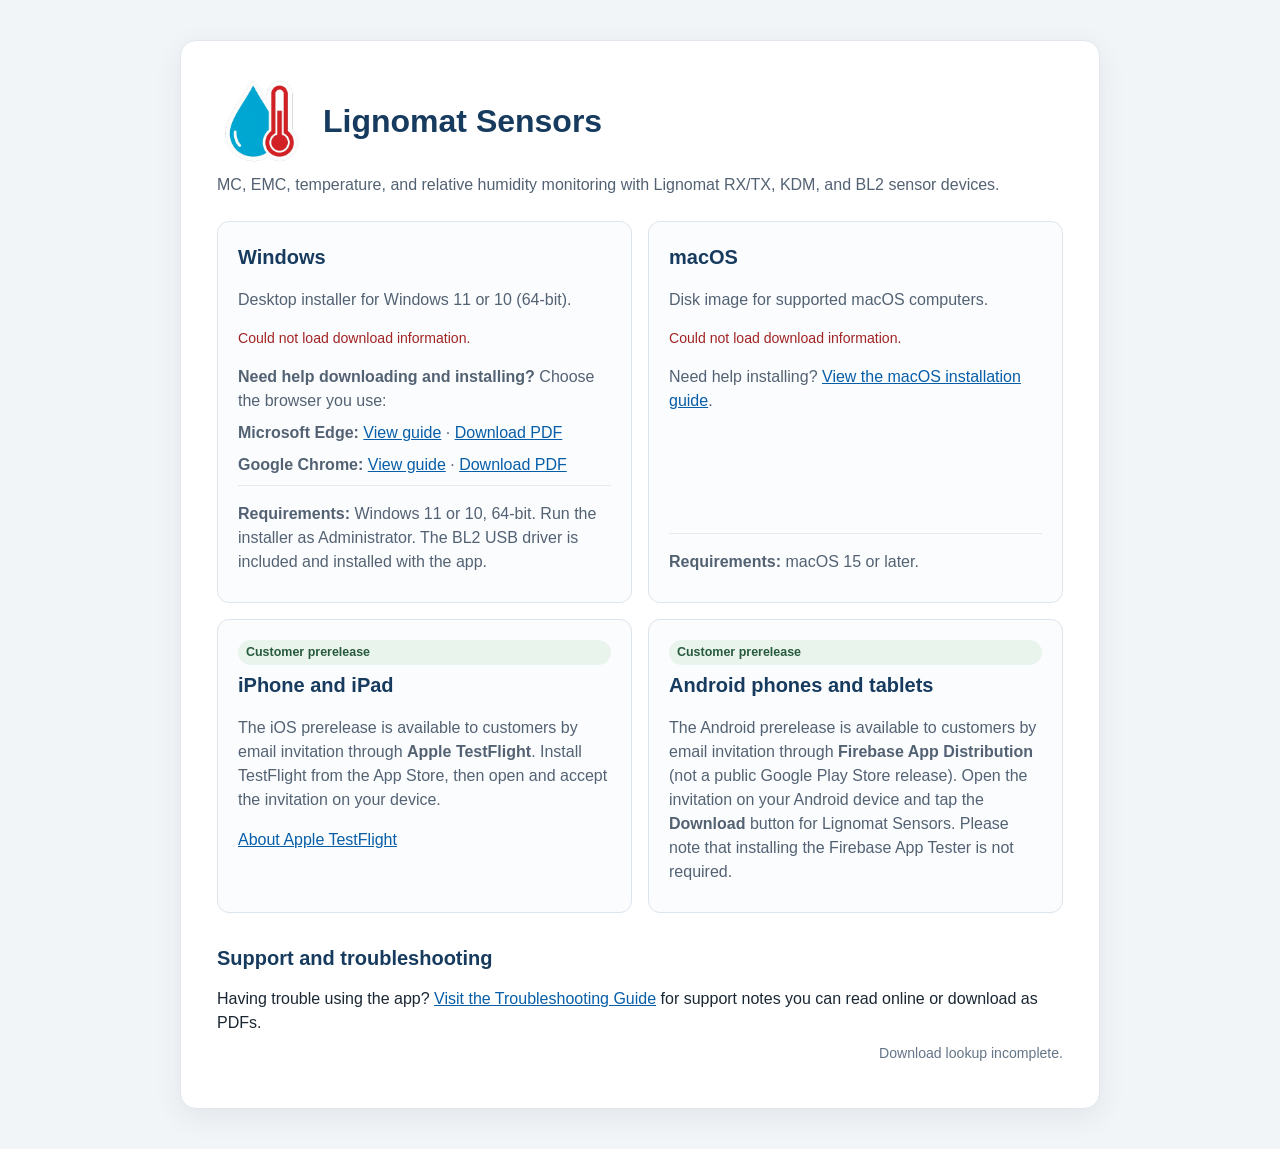
<file: index.html>
<!DOCTYPE html>
<html lang="en">
<head>
  <meta charset="UTF-8">
  <meta name="viewport" content="width=device-width, initial-scale=1">
  <meta name="description" content="Download Lignomat Sensors for Windows and macOS, or request an invitation to the iOS and Android prerelease programs.">
  <title>Lignomat Sensors - Downloads</title>
  <style>
    :root {
      color-scheme: light;
      font-family: -apple-system, BlinkMacSystemFont, "Segoe UI", Roboto, sans-serif;
      color: #1a2733;
      background: #f2f5f8;
      line-height: 1.5;
    }
    * { box-sizing: border-box; }
    body { margin: 0; padding: 40px 16px; }
    main {
      width: min(100%, 920px);
      margin: 0 auto;
      padding: 36px;
      background: #fff;
      border: 1px solid #e1e7ed;
      border-radius: 16px;
      box-shadow: 0 8px 28px rgb(24 39 56 / 8%);
    }
    h1 { margin: 0; color: #173b5e; font-size: 2rem; }
    .page-title { display: flex; align-items: center; gap: 18px; }
    .app-icon {
      display: inline-block;
      flex-shrink: 0;
      width: 32px;
      height: 32px;
      background: url("[data-uri]") center / contain no-repeat;
    }
    .page-title .app-icon { width: 88px; height: 88px; }
    h2 { margin: 30px 0 14px; color: #173b5e; font-size: 1.25rem; }
    p { margin: 8px 0; }
    .subtitle { margin: 8px 0 24px; color: #536273; }
    .grid {
      display: grid;
      grid-template-columns: repeat(2, minmax(0, 1fr));
      gap: 16px;
    }
    .platform {
      display: flex;
      flex-direction: column;
      min-width: 0;
      padding: 20px;
      background: #fbfcfe;
      border: 1px solid #dce4ec;
      border-radius: 12px;
    }
    .platform h2 { margin: 0 0 8px; }
    .platform p { color: #536273; }
    .platform .requirements {
      margin-top: auto;
      padding-top: 16px;
      border-top: 1px solid #e5eaf0;
    }
    .btn {
      display: inline-flex;
      align-items: center;
      gap: 10px;
      margin-top: 12px;
      padding: 10px 16px;
      color: #fff;
      background: #1769aa;
      border-radius: 7px;
      font-weight: 650;
      text-decoration: none;
    }
    .btn:hover, .btn:focus-visible { background: #125488; }
    .btn[hidden] { display: none; }
    .download-label { display: block; font-size: 0.85rem; font-weight: 500; }
    .btn:focus-visible, a:focus-visible { outline: 3px solid #e09a25; outline-offset: 3px; }
    .version-info, .status { color: #647487; font-size: 0.88rem; }
    #release-read-status { text-align: right; }
    .status { min-height: 1.5em; }
    .error { color: #a12424 !important; }
    .invite-label {
      display: inline-block;
      margin-bottom: 5px;
      padding: 3px 8px;
      color: #285a3e;
      background: #e9f5ec;
      border-radius: 999px;
      font-size: 0.78rem;
      font-weight: 650;
    }
    a { color: #075ea8; }
    .btn { color: #fff; }
    @media (max-width: 620px) {
      body { padding: 16px 10px; }
      main { padding: 24px 18px; }
      h1 { font-size: 1.7rem; }
      .page-title { gap: 12px; }
      .page-title .app-icon { width: 64px; height: 64px; }
      .grid { grid-template-columns: 1fr; }
    }
  </style>
</head>
<body>
  <main>
    <div class="page-title">
      <span class="app-icon" aria-hidden="true"></span>
      <h1>Lignomat Sensors</h1>
    </div>
    <p class="subtitle">MC, EMC, temperature, and relative humidity monitoring
      with Lignomat RX/TX, KDM, and BL2 sensor devices.</p>

    <section class="grid" aria-label="Download options">
      <article class="platform">
        <h2>Windows</h2>
        <p>Desktop installer for Windows 11 or 10 (64-bit).</p>
        <p class="status" id="windows-status" aria-live="polite">Checking for the latest Windows release…</p>
        <a class="btn" id="windows-download" hidden>
          <span class="app-icon" aria-hidden="true"></span>
          <span>Lignomat Sensors
            <span class="download-label">Download for Windows</span>
          </span>
        </a>
        <div aria-label="Windows download and installation help">
          <p><strong>Need help downloading and installing?</strong>
            Choose the browser you use:</p>
          <p><strong>Microsoft Edge:</strong>
            <a href="lignomat-sensors-getting-started-edge.html">View guide</a>
            &middot; <a href="lignomat-sensors-getting-started-edge.pdf" download>Download PDF</a></p>
          <p><strong>Google Chrome:</strong>
            <a href="lignomat-sensors-getting-started-chrome.html">View guide</a>
            &middot; <a href="lignomat-sensors-getting-started-chrome.pdf" download>Download PDF</a></p>
        </div>
        <p class="requirements"><strong>Requirements:</strong> Windows 11 or 10,
          64-bit. Run the installer as Administrator. The BL2 USB driver is
          included and installed with the app.</p>
      </article>

      <article class="platform">
        <h2>macOS</h2>
        <p>Disk image for supported macOS computers.</p>
        <p class="status" id="macos-status" aria-live="polite">Checking for the latest macOS release…</p>
        <a class="btn" id="macos-download" hidden>
          <span class="app-icon" aria-hidden="true"></span>
          <span>Lignomat Sensors
            <span class="download-label">Download for macOS</span>
          </span>
        </a>
        <p>Need help installing? <a href="lignomat-sensors-macos-install-guide.html">View the macOS installation guide</a>.</p>
        <p class="requirements"><strong>Requirements:</strong> macOS 15 or later.</p>
      </article>

      <article class="platform">
        <span class="invite-label">Customer prerelease</span>
        <h2>iPhone and iPad</h2>
        <p>The iOS prerelease is available to customers by email invitation
          through <strong>Apple TestFlight</strong>. Install TestFlight from the
          App Store, then open and accept the invitation on your device.</p>
        <p><a href="https://testflight.apple.com/">About Apple TestFlight</a></p>
      </article>

      <article class="platform">
        <span class="invite-label">Customer prerelease</span>
        <h2>Android phones and tablets</h2>
        <p>The Android prerelease is available to customers by email invitation
          through <strong>Firebase App Distribution</strong> (not a public Google
          Play Store release). Open the invitation on your Android device and
          tap the <strong>Download</strong> button for Lignomat Sensors.
          Please note that installing the Firebase App Tester is not required.</p>
      </article>
    </section>
    <section aria-labelledby="support-heading">
      <h2 id="support-heading">Support and troubleshooting</h2>
      <p>Having trouble using the app?
        <a href="support/">Visit the Troubleshooting Guide</a> for support notes
        you can read online or download as PDFs.</p>
    </section>
    <footer>
      <p class="version-info" id="release-read-status" aria-live="polite"></p>
    </footer>
  </main>

  <script>
    const REPO = "mdpdx/lignomat-sensors-releases";
    const API_URL = `https://api.github.com/repos/${REPO}/releases?per_page=100`;
    const ASSET_PATTERNS = {
      windows: /^setup-lignomat-sensors-(\d{1,2})-(\d{1,2})-(\d{1,2})-(\d{1,3})\.exe$/i,
      macos: /^lignomat-sensors-(\d{1,2})-(\d{1,2})-(\d{1,2})-(\d{1,3})\.dmg$/i
    };

    function parseVersion(assetName, pattern) {
      const match = assetName.match(pattern);
      return match ? match.slice(1).map(Number) : null;
    }

    function compareVersions(left, right) {
      for (let i = 0; i < left.length; i += 1) {
        if (left[i] !== right[i]) return left[i] - right[i];
      }
      return 0;
    }

    async function getReleases() {
      const releases = [];
      let url = API_URL;
      let pagesRead = 0;
      const readStatus = document.getElementById("release-read-status");

      while (url) {
        const response = await fetch(url, {
          headers: { Accept: "application/vnd.github+json" }
        });
        if (!response.ok) {
          throw new Error(`GitHub API returned ${response.status}`);
        }
        const page = await response.json();
        releases.push(...page);
        pagesRead += 1;
        readStatus.textContent =
          `Releases ${releases.length} / Pages ${pagesRead}`;
        if (findLatestAsset(releases, "windows") &&
            findLatestAsset(releases, "macos")) break;
        const nextPage = response.headers.get("Link")
          ?.split(",")
          .find(link => link.includes('rel="next"'));
        url = nextPage?.match(/<([^>]+)>/)?.[1] ?? null;
      }

      return releases;
    }

    function findLatestAsset(releases, platform) {
      let latest = null;
      const pattern = ASSET_PATTERNS[platform];

      for (const release of releases) {
        if (release.draft || release.prerelease) continue;

        for (const asset of release.assets) {
          const version = parseVersion(asset.name, pattern);
          if (!version) continue;

          const candidate = { ...asset, release, version };
          if (!latest ||
              compareVersions(candidate.version, latest.version) > 0 ||
              (compareVersions(candidate.version, latest.version) === 0 &&
               candidate.release.published_at > latest.release.published_at)) {
            latest = candidate;
          }
        }
      }

      return latest;
    }

    function renderPlatform(platform, asset) {
      const button = document.getElementById(`${platform}-download`);
      const status = document.getElementById(`${platform}-status`);

      if (!asset) {
        status.textContent = "No published download is available yet.";
        return;
      }

      button.href = asset.browser_download_url;
      const platformName = platform === "windows" ? "Windows" : "macOS";
      button.querySelector(".download-label").textContent =
        `Download for ${platformName} · ${asset.release.tag_name}`;
      button.hidden = false;

      const releaseDate = new Date(asset.release.published_at);
      const sizeMb = (asset.size / 1024 / 1024).toFixed(1);
      status.textContent = `Released ${releaseDate.toLocaleDateString()} · ${sizeMb} MB`;
    }

    async function loadDownloads() {
      try {
        const releases = await getReleases();
        renderPlatform("windows", findLatestAsset(releases, "windows"));
        renderPlatform("macos", findLatestAsset(releases, "macos"));
      } catch (error) {
        const readStatus = document.getElementById("release-read-status");
        readStatus.textContent =
          `${readStatus.textContent} Download lookup incomplete.`.trim();
        for (const platform of ["windows", "macos"]) {
          const status = document.getElementById(`${platform}-status`);
          status.classList.add("error");
          status.textContent = "Could not load download information.";
        }
        console.error("Could not load Lignomat Sensors releases:", error);
      }
    }

    loadDownloads();
  </script>
</body>
</html>
</file>
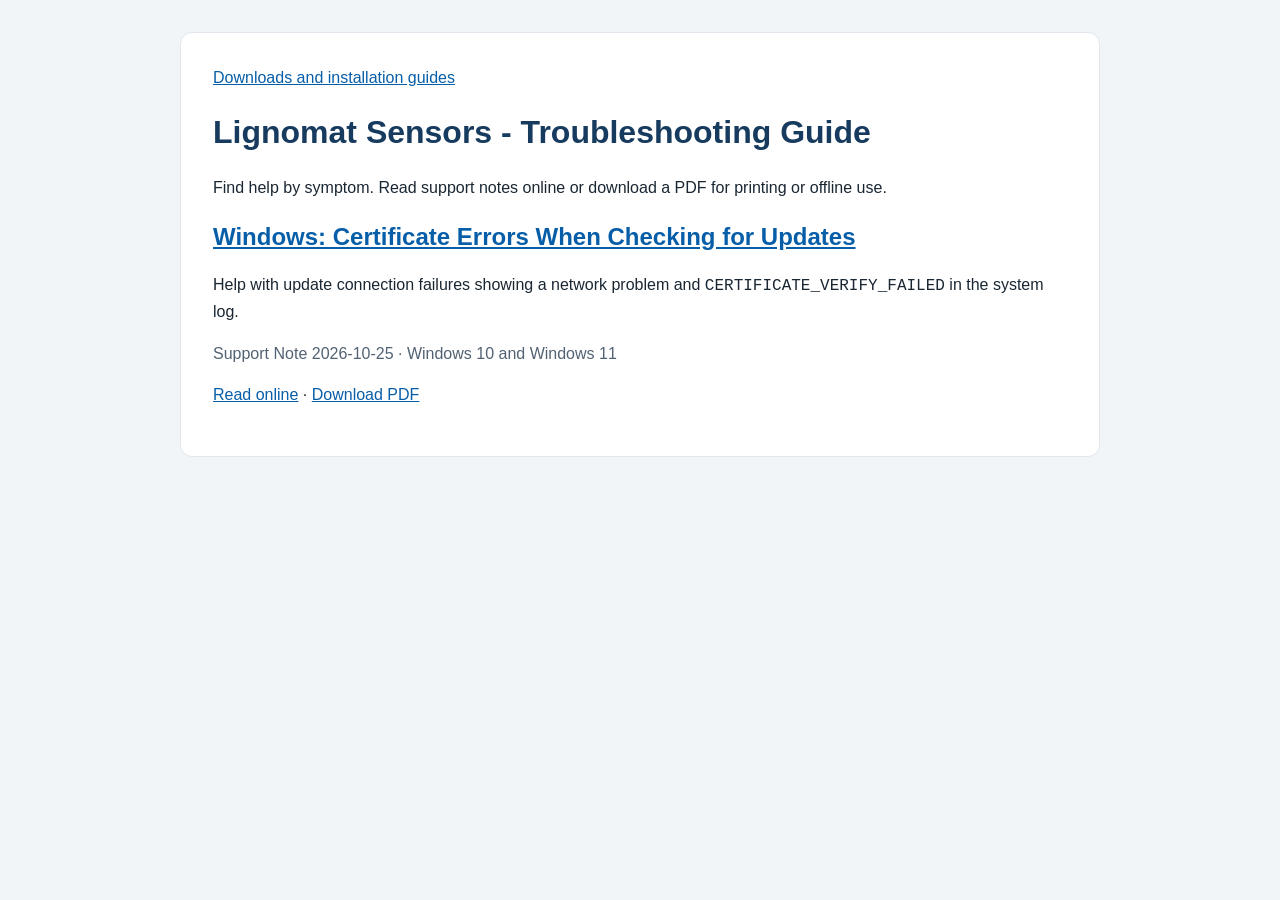
<file: support/index.html>
<!DOCTYPE html>
<html lang="en">
<head>
  <meta charset="utf-8">
  <meta name="viewport" content="width=device-width, initial-scale=1">
  <meta name="description" content="Lignomat Sensors troubleshooting and support notes for end-users and technicians, available online and as printable PDFs.">
  <title>Lignomat Sensors - Troubleshooting Guide</title>
  <link rel="stylesheet" href="support.css">
</head>
<body>
  <main>
    <nav aria-label="Site navigation"><a href="../">Downloads and installation guides</a></nav>
    <h1>Lignomat Sensors - Troubleshooting Guide</h1>
    <p>Find help by symptom. Read support notes online or download a PDF for printing or offline use.</p>
    <article>
      <h2><a href="support-note-2026-10-25.html">Windows: Certificate Errors When Checking for Updates</a></h2>
      <p>Help with update connection failures showing a network problem and
        <code>CERTIFICATE_VERIFY_FAILED</code> in the system log.</p>
      <p class="metadata">Support Note 2026-10-25 &middot; Windows 10 and Windows 11</p>
      <p><a href="support-note-2026-10-25.html">Read online</a>
        &middot; <a href="support-note-2026-10-25.pdf" download>Download PDF</a></p>
    </article>
  </main>
</body>
</html>
</file>
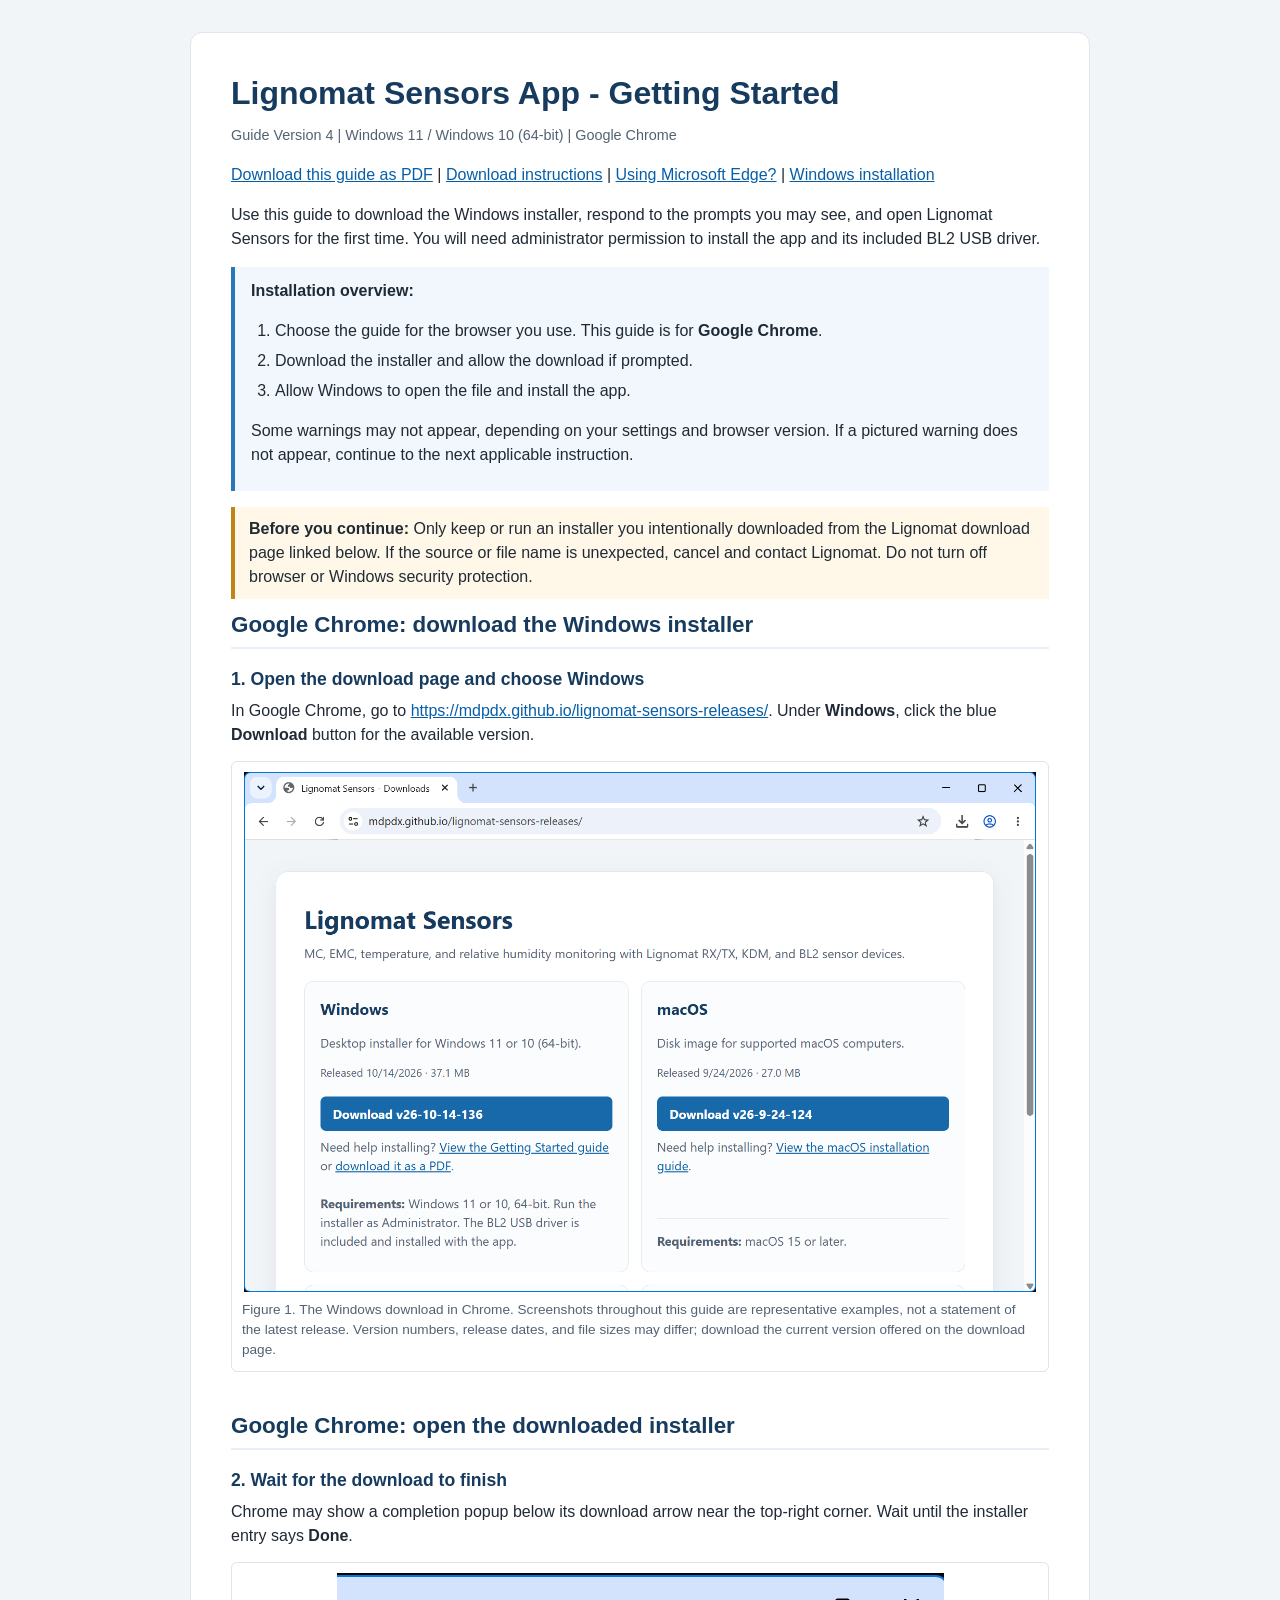
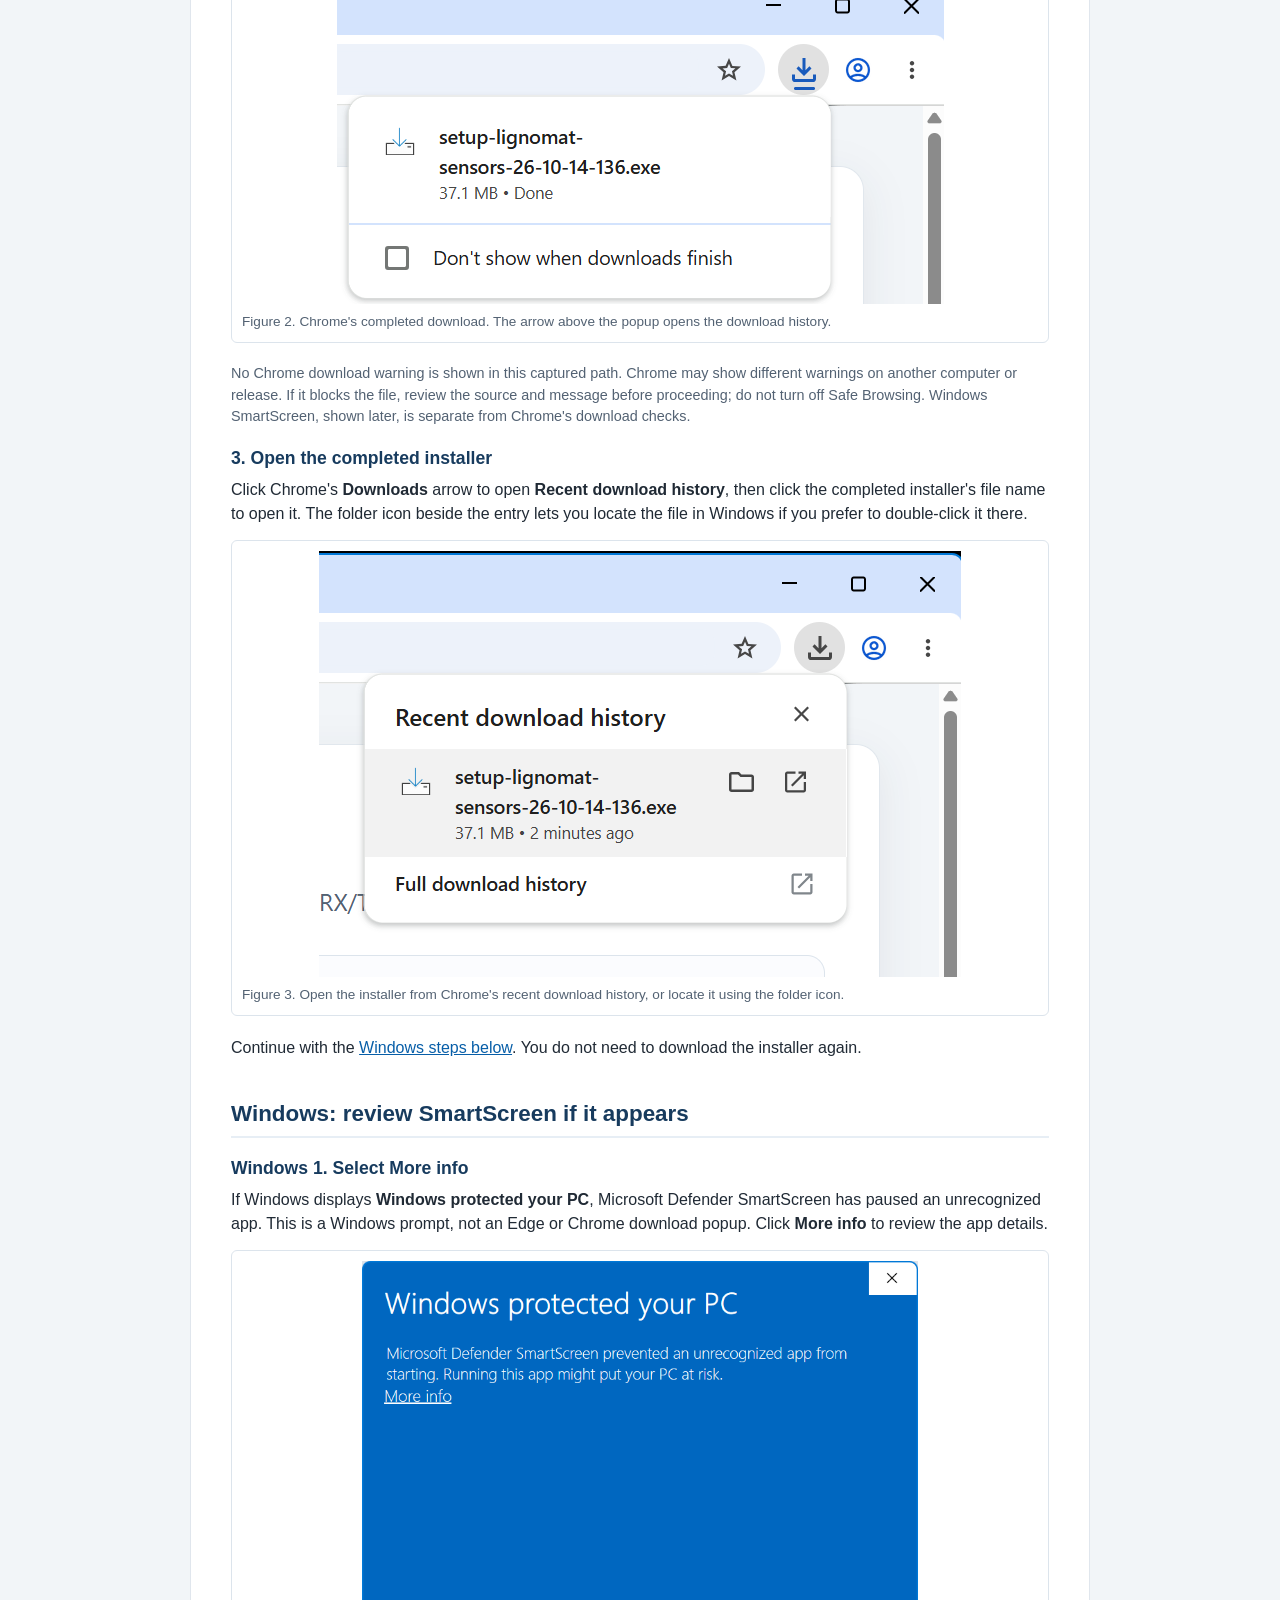
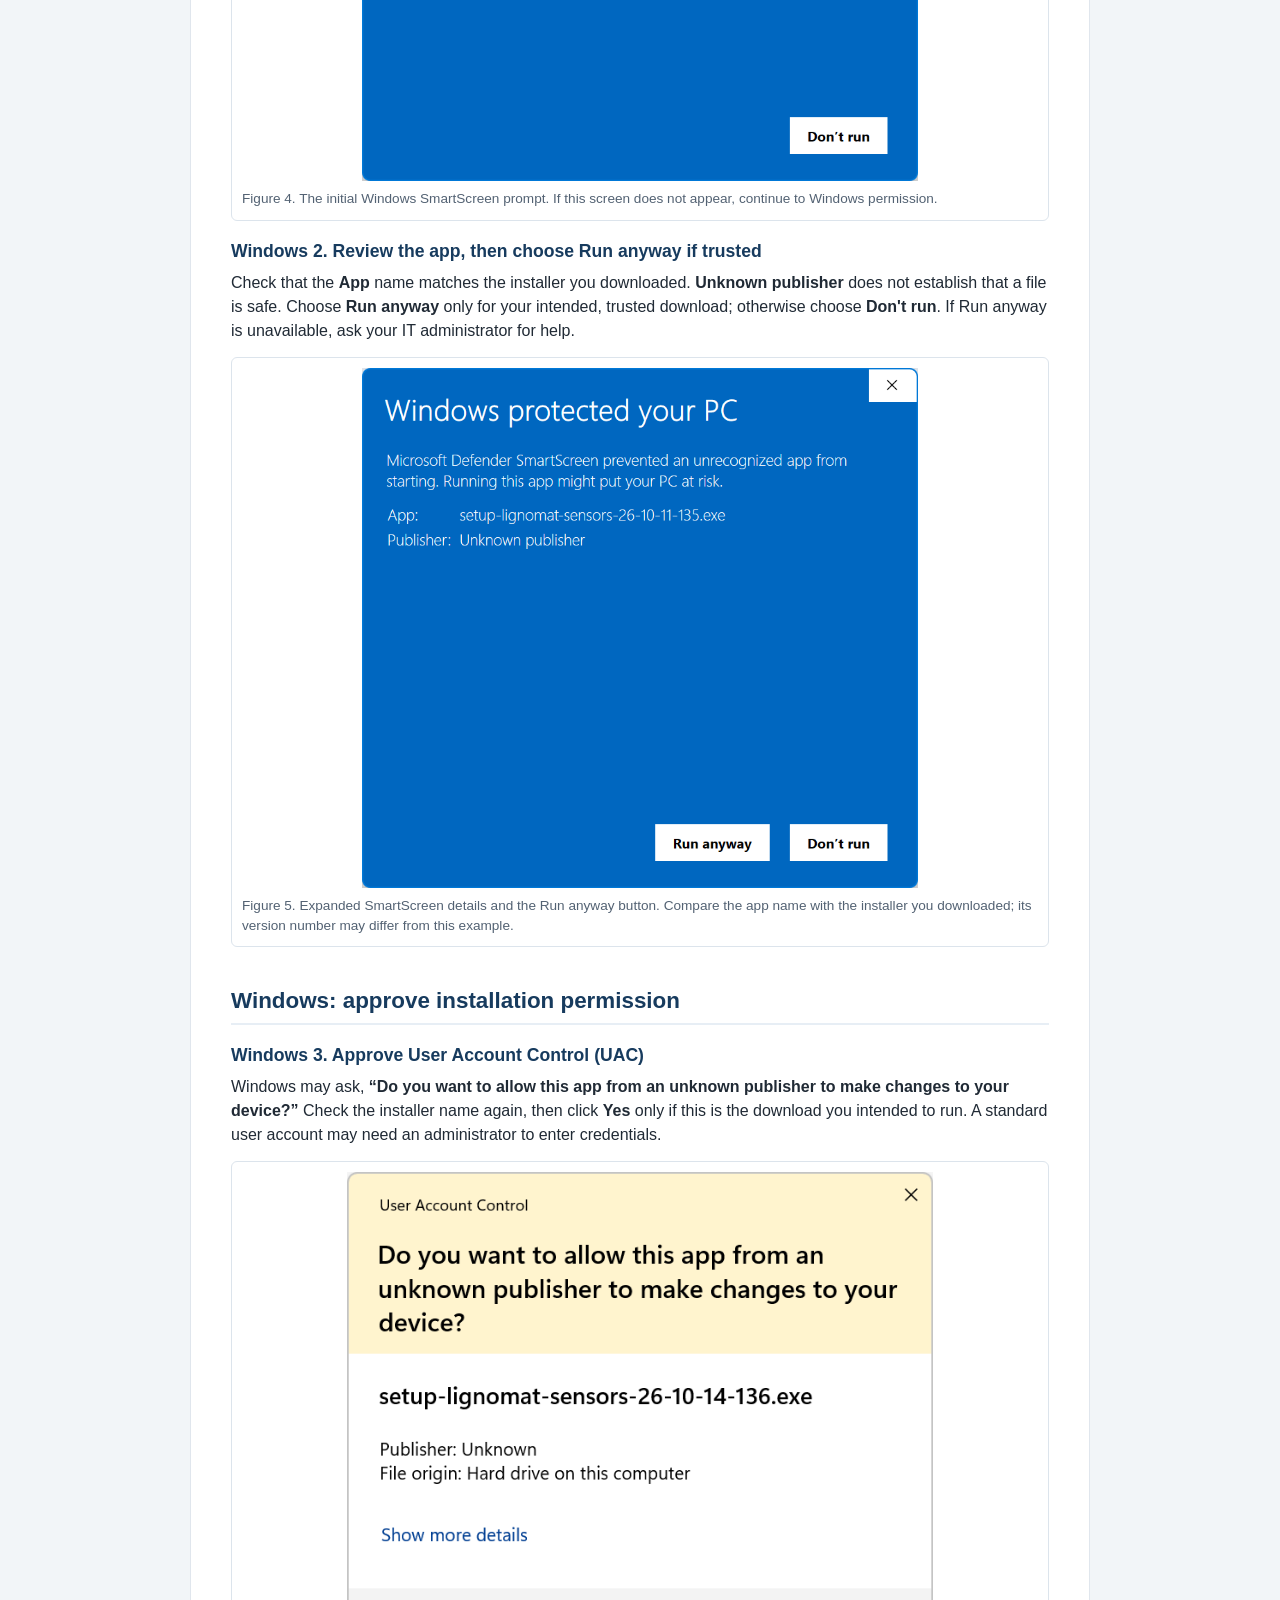
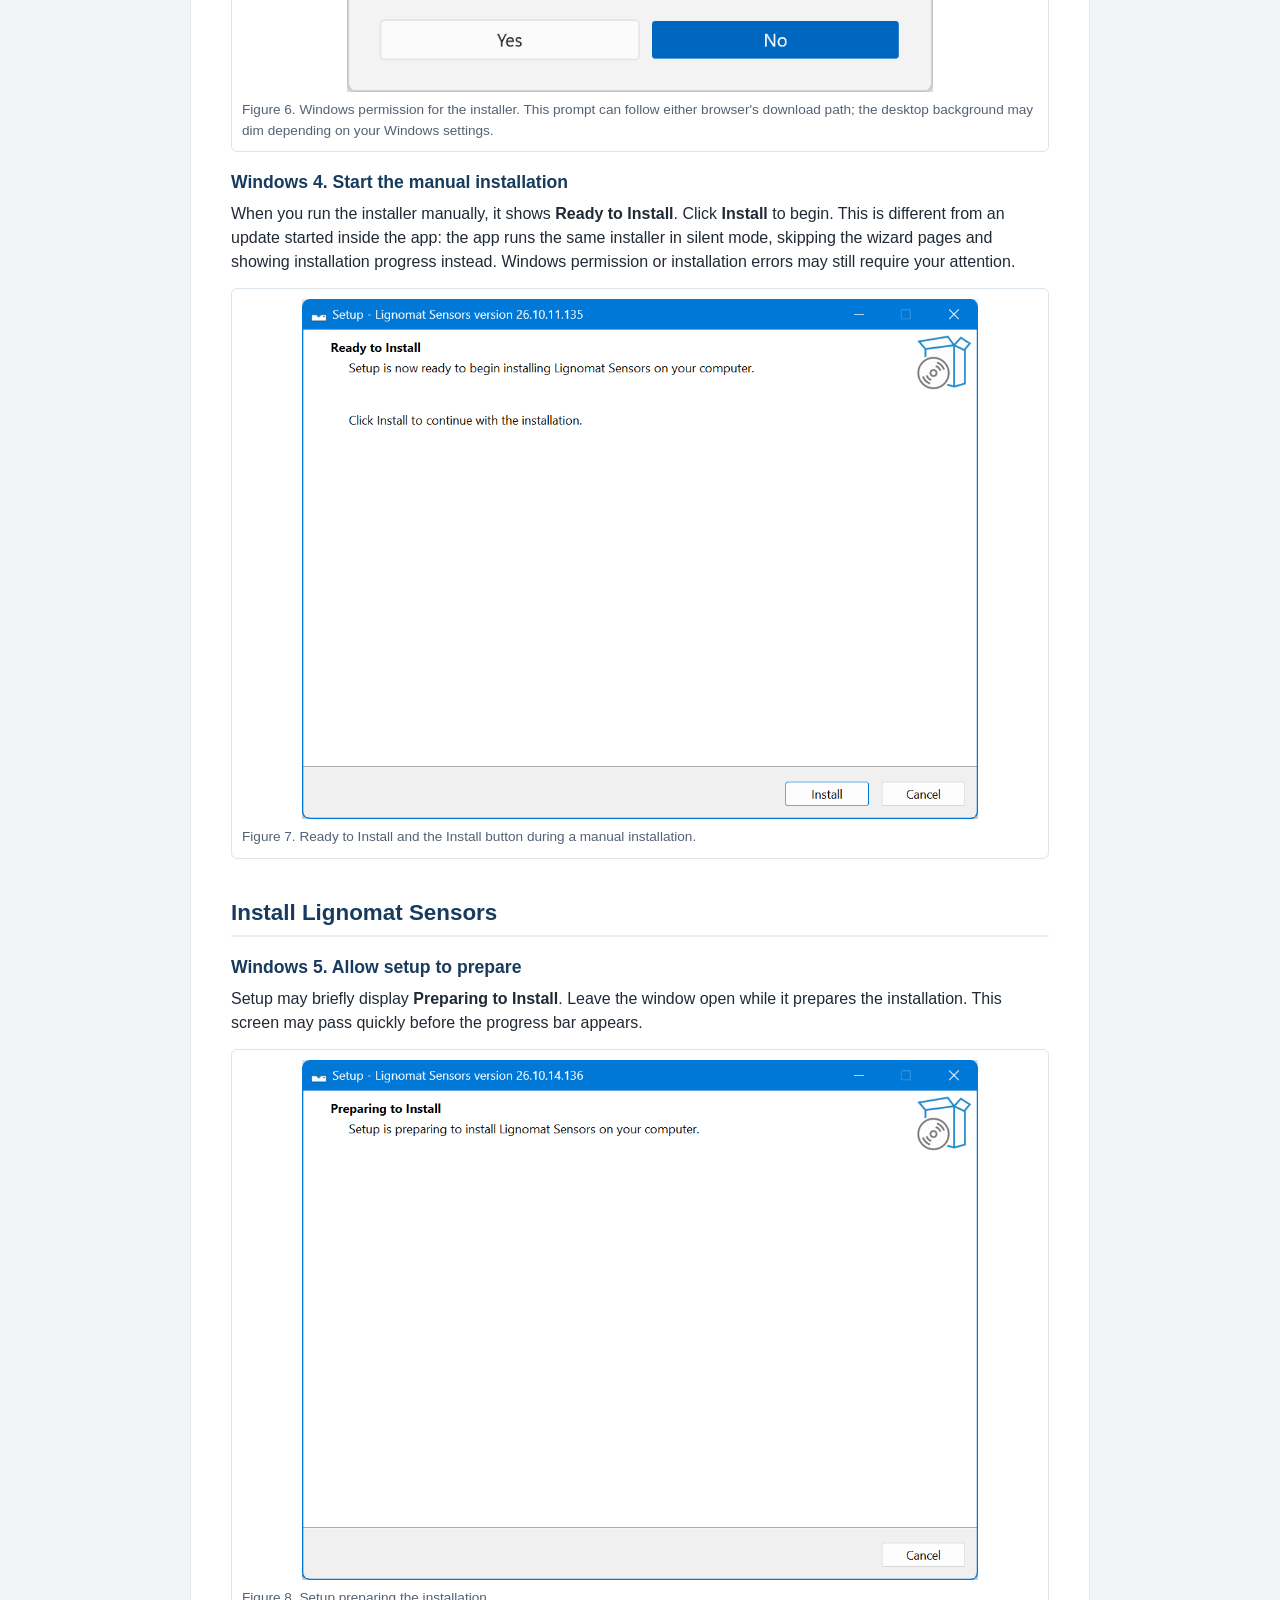
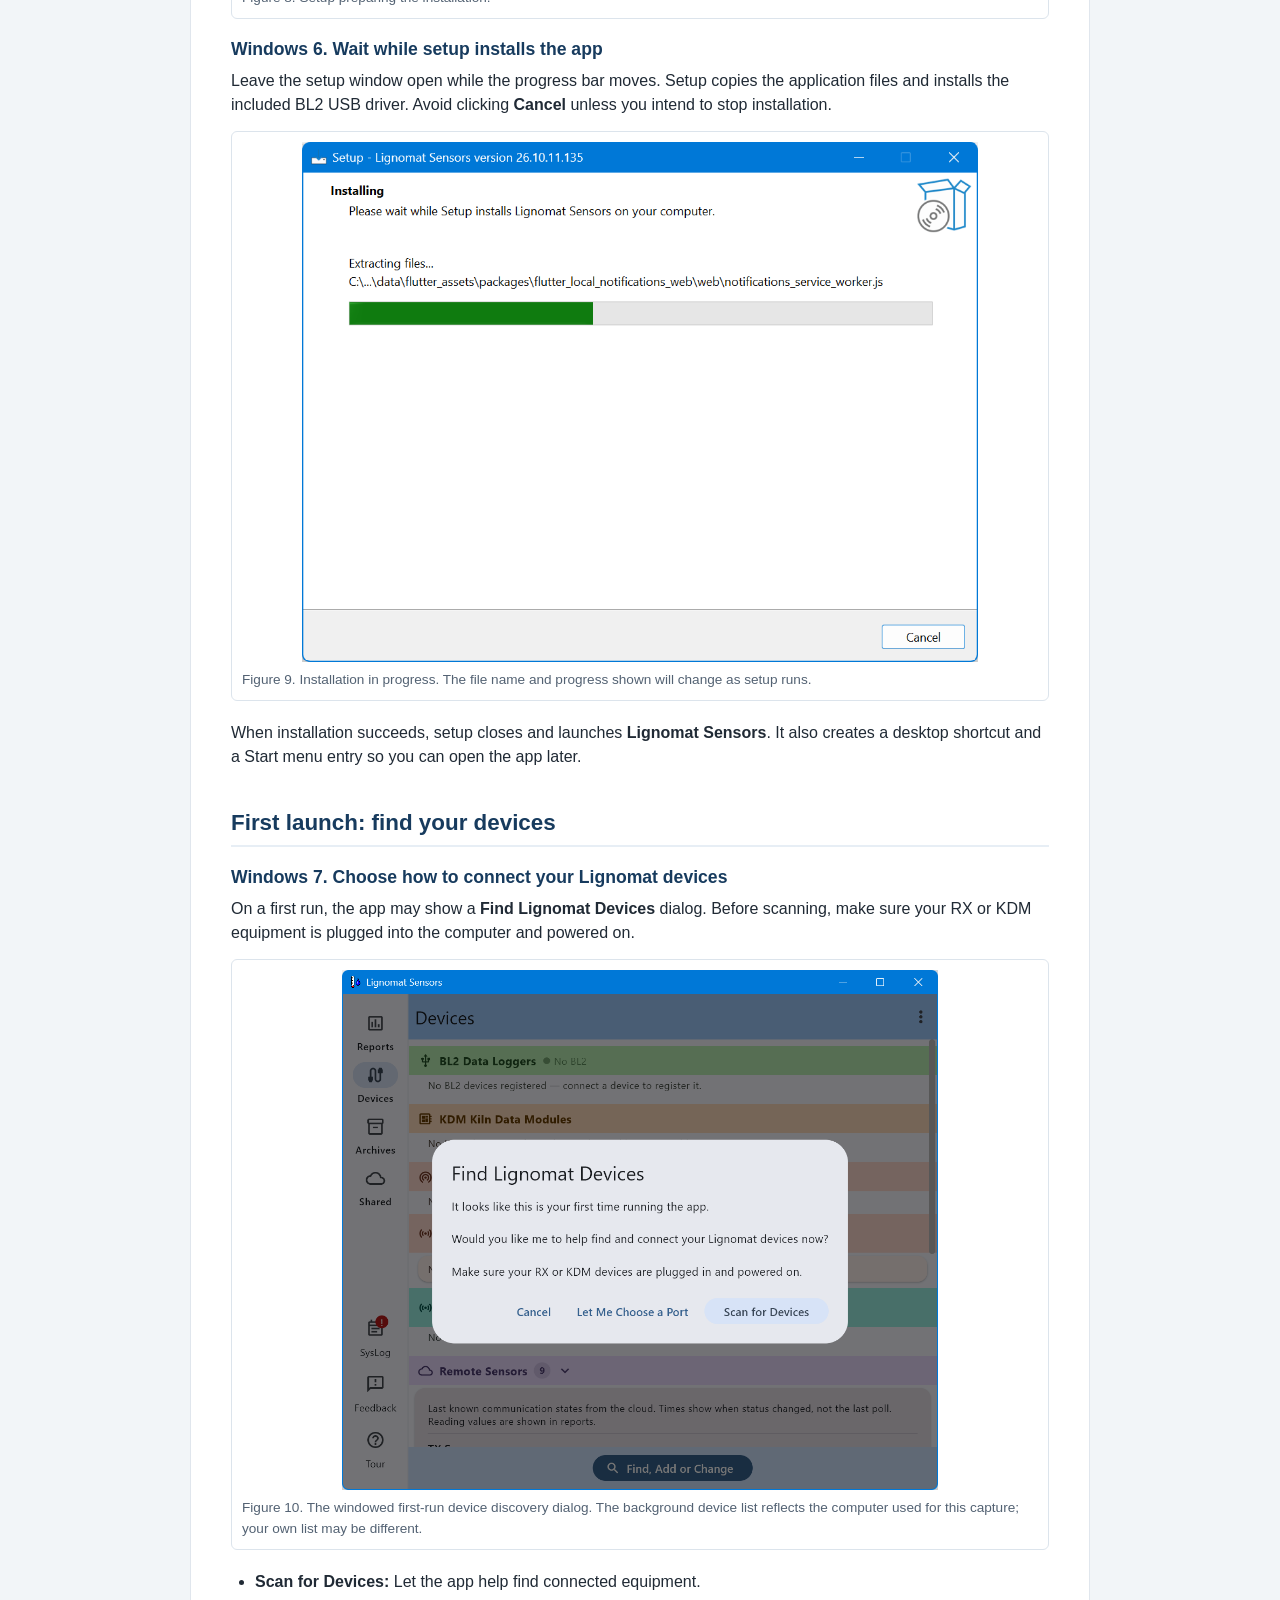
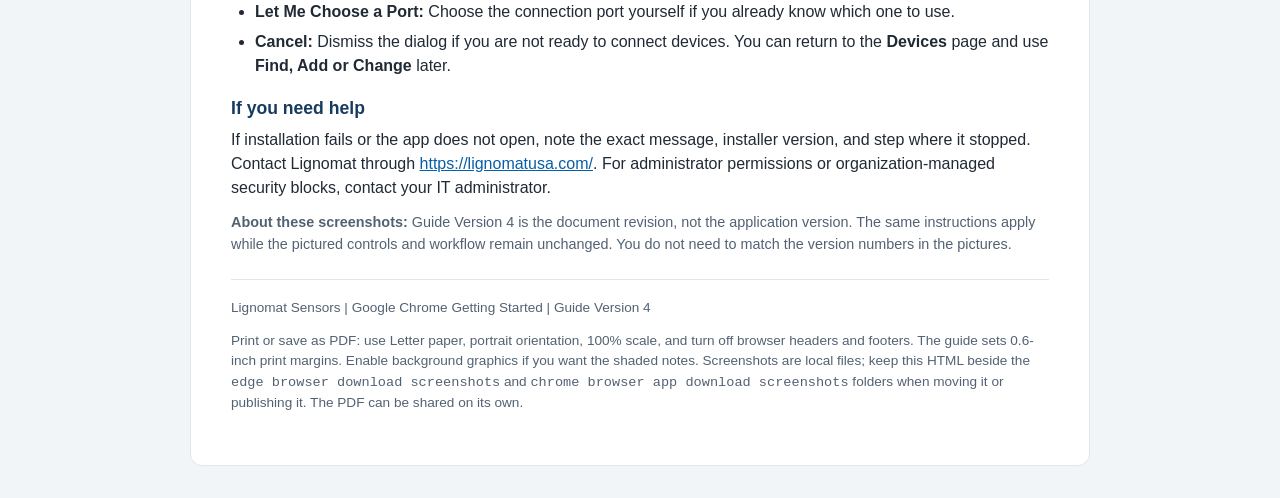
<file: lignomat-sensors-getting-started-chrome.html>
<!DOCTYPE html>
<!--
  GENERATED FILE. Shared Version 4 source. Edit this file, not the generated browser guides.
  From the project root: python3 generate_getting_started.py
  Then print each generated HTML to its matching PDF using Letter paper.
  Browser markers select the download path; Windows sections remain shared.
-->
<html lang="en">
<head>
  <meta charset="UTF-8">
  <meta name="viewport" content="width=device-width, initial-scale=1">
  <meta name="description" content="Download and install Lignomat Sensors on Windows using Google Chrome, with screenshots of the browser path, Windows SmartScreen, and installation.">
  <title>Lignomat Sensors - Google Chrome Getting Started (Version 4)</title>
  <style>
    :root {
      color-scheme: light;
      font-family: "Segoe UI", Arial, sans-serif;
      color: #202a35;
      background: #f2f5f8;
      line-height: 1.5;
    }
    * { box-sizing: border-box; }
    body { margin: 0; }
    main {
      width: min(100% - 32px, 900px);
      margin: 32px auto;
      padding: 40px;
      background: #fff;
      border: 1px solid #e0e6ed;
      border-radius: 12px;
    }
    h1, h2, h3 { color: #173b5e; line-height: 1.25; }
    h1 { margin: 0 0 12px; font-size: 2rem; }
    h2 {
      margin: 0 0 16px;
      padding-bottom: 8px;
      border-bottom: 2px solid #e7eef5;
      font-size: 1.4rem;
    }
    h3 { margin: 20px 0 8px; font-size: 1.1rem; }
    p { margin: 8px 0 12px; }
    ul, ol { padding-left: 24px; }
    li { margin-bottom: 6px; }
    a { color: #075ea8; overflow-wrap: anywhere; }
    code { overflow-wrap: anywhere; }
    .subtitle, .note { color: #536273; font-size: 0.9rem; }
    .actions { margin: 16px 0; }
    .intro {
      margin: 16px 0;
      padding: 12px 16px;
      background: #f1f7fc;
      border-left: 4px solid #2878b8;
    }
    .caution {
      padding: 10px 14px;
      background: #fff8e8;
      border-left: 4px solid #bf8517;
    }
    .guide-page + .guide-page { margin-top: 40px; }
    figure {
      margin: 14px 0 20px;
      padding: 10px;
      border: 1px solid #dce4ec;
      border-radius: 6px;
      break-inside: avoid;
      page-break-inside: avoid;
    }
    figure img {
      display: block;
      width: auto;
      height: auto;
      max-width: 100%;
      max-height: 520px;
      margin: 0 auto;
      object-fit: contain;
    }
    figure.menu img { max-height: 280px; }
    figure.trust img { max-height: 580px; }
    figcaption {
      margin-top: 8px;
      color: #536273;
      font-size: 0.85rem;
    }
    .footer {
      margin-top: 24px;
      padding-top: 10px;
      border-top: 1px solid #e0e6ed;
      color: #536273;
      font-size: 0.85rem;
    }
    @media (max-width: 600px) {
      main { width: 100%; margin: 0; padding: 24px 18px; border: 0; border-radius: 0; }
      h1 { font-size: 1.7rem; }
    }
    @page { size: letter portrait; margin: 0.6in; }
    @media print {
      :root { background: #fff; font-size: 10pt; line-height: 1.4; }
      main {
        width: 100%;
        max-width: none;
        margin: 0;
        padding: 0;
        border: 0;
        border-radius: 0;
      }
      h1 { font-size: 23pt; }
      h2 { font-size: 16pt; }
      h3 { font-size: 11pt; }
      h1, h2, h3 { break-after: avoid; page-break-after: avoid; }
      p { orphans: 3; widows: 3; }
      .guide-page + .guide-page {
        margin-top: 0;
        break-before: page;
        page-break-before: always;
      }
      figure { padding: 8px; margin: 10px 0 14px; }
      figure img { max-height: 2.65in; }
      figure.overview img, figure.launch img { max-height: 3.65in; }
      figure.edge-overview img { max-height: 2.6in; }
      figure.chrome-overview img { max-height: 3in; }
      figure.menu img { max-height: 1.85in; }
      figure.trust img { max-height: 5.4in; }
      figure.permission img { max-height: 2.8in; }
      figcaption, .note, .subtitle, .footer { font-size: 8.5pt; }
      .actions { display: none; }
      a { color: inherit; }
      .intro, .caution { print-color-adjust: exact; -webkit-print-color-adjust: exact; }
    }
  </style>
</head>
<body>
  <main>
    <section class="guide-page" aria-labelledby="guide-title">
      <h1 id="guide-title">Lignomat Sensors App - Getting Started</h1>
      <p class="subtitle">Guide Version 4 | Windows 11 / Windows 10 (64-bit) | Google Chrome</p>
      <nav class="actions" aria-label="Document actions">
        <a href="lignomat-sensors-getting-started-chrome.pdf" download>Download this guide as PDF</a>
        <span aria-hidden="true"> | </span>
        <a href="#chrome-download">Download instructions</a>
        <span aria-hidden="true"> | </span>
        <a href="lignomat-sensors-getting-started-edge.html">Using Microsoft Edge?</a>
        <span aria-hidden="true"> | </span>
        <a href="#windows-smartscreen">Windows installation</a>
      </nav>
      <p>Use this guide to download the Windows installer, respond to the
        prompts you may see, and open Lignomat Sensors for the first time.
        You will need administrator permission to install the app and its
        included BL2 USB driver.</p>
      <div class="intro">
        <strong>Installation overview:</strong>
        <ol>
          <li>Choose the guide for the browser you use. This guide is for
            <strong>Google Chrome</strong>.</li>
          <li>Download the installer and allow the download if prompted.</li>
          <li>Allow Windows to open the file and install the app.</li>
        </ol>
        <p>Some warnings may not appear, depending on your settings and
          browser version. If a pictured warning does not appear, continue
          to the next applicable instruction.</p>
      </div>
      <p class="caution"><strong>Before you continue:</strong> Only keep or run
        an installer you intentionally downloaded from the Lignomat download
        page linked below. If the source or file name is unexpected, cancel
        and contact Lignomat. Do not turn off browser or Windows security
        protection.</p>


<h2 id="chrome-download">Google Chrome: download the Windows installer</h2>
      <h3>1. Open the download page and choose Windows</h3>
      <p>In Google Chrome, go to
        <a href="https://mdpdx.github.io/lignomat-sensors-releases/">https://mdpdx.github.io/lignomat-sensors-releases/</a>.
        Under <strong>Windows</strong>, click the blue <strong>Download</strong>
        button for the available version.</p>
      <figure class="overview chrome-overview">
        <img src="chrome%20browser%20app%20download%20screenshots/Screenshot%202026-10-14%20030221.png"
          alt="Lignomat download page in Google Chrome showing the Windows download button"
          width="1522" height="1000">
        <figcaption>Figure 1. The Windows download in Chrome. Screenshots
          throughout this guide are representative examples, not a statement
          of the latest release. Version numbers, release dates, and file sizes
          may differ; download the current version offered on the download page.</figcaption>
      </figure>
    </section>



<section class="guide-page" aria-labelledby="chrome-completed">
      <h2 id="chrome-completed">Google Chrome: open the downloaded installer</h2>
      <h3>2. Wait for the download to finish</h3>
      <p>Chrome may show a completion popup below its download arrow near the
        top-right corner. Wait until the installer entry says
        <strong>Done</strong>.</p>
      <figure>
        <img src="chrome%20browser%20app%20download%20screenshots/Screenshot%202026-10-14%20030554.png"
          alt="Chrome's download arrow and completion popup showing setup-lignomat-sensors-26-10-14-136.exe with status Done"
          width="607" height="331">
        <figcaption>Figure 2. Chrome's completed download. The arrow above the
          popup opens the download history.</figcaption>
      </figure>
      <p class="note">No Chrome download warning is shown in this captured
        path. Chrome may show different warnings on another computer or release.
        If it blocks the file, review the source and message before proceeding;
        do not turn off Safe Browsing. Windows SmartScreen, shown later, is
        separate from Chrome's download checks.</p>

      <h3>3. Open the completed installer</h3>
      <p>Click Chrome's <strong>Downloads</strong> arrow to open
        <strong>Recent download history</strong>, then click the completed
        installer's file name to open it. The folder icon beside the entry
        lets you locate the file in Windows if you prefer to double-click it
        there.</p>
      <figure>
        <img src="chrome%20browser%20app%20download%20screenshots/Screenshot%202026-10-14%20030731.png"
          alt="Chrome Recent download history showing the completed Lignomat installer and a folder icon beside it"
          width="642" height="426">
        <figcaption>Figure 3. Open the installer from Chrome's recent download
          history, or locate it using the folder icon.</figcaption>
      </figure>
      <p>Continue with the <a href="#windows-smartscreen">Windows steps
        below</a>. You do not need to download the installer again.</p>
    </section>



    <section class="guide-page" aria-labelledby="windows-smartscreen">
      <h2 id="windows-smartscreen">Windows: review SmartScreen if it appears</h2>
      <h3>Windows 1. Select More info</h3>
      <p>If Windows displays <strong>Windows protected your PC</strong>,
        Microsoft Defender SmartScreen has paused an unrecognized app.
        This is a Windows prompt, not an Edge or Chrome download popup.
        Click <strong>More info</strong> to review the app details.</p>
      <figure>
        <img src="chrome%20browser%20app%20download%20screenshots/Screenshot%202026-10-14%20030805.png"
          alt="Windows protected your PC SmartScreen prompt with the More info link and Don't run button"
          width="802" height="750">
        <figcaption>Figure 4. The initial Windows SmartScreen prompt. If this
          screen does not appear, continue to Windows permission.</figcaption>
      </figure>
      <h3>Windows 2. Review the app, then choose Run anyway if trusted</h3>
      <p>Check that the <strong>App</strong> name matches the installer you
        downloaded. <strong>Unknown publisher</strong> does not establish
        that a file is safe. Choose <strong>Run anyway</strong> only for your
        intended, trusted download; otherwise choose <strong>Don't run</strong>.
        If Run anyway is unavailable, ask your IT administrator for help.</p>
      <figure>
        <img src="chrome%20browser%20app%20download%20screenshots/Screenshot%202026-10-14%20025906.png"
          alt="Expanded Windows SmartScreen prompt showing setup-lignomat-sensors-26-10-11-135.exe, Unknown publisher, and Run anyway"
          width="802" height="750">
        <figcaption>Figure 5. Expanded SmartScreen details and the Run anyway
          button. Compare the app name with the installer you downloaded;
          its version number may differ from this example.</figcaption>
      </figure>
    </section>

    <section class="guide-page" aria-labelledby="windows-permission">
      <h2 id="windows-permission">Windows: approve installation permission</h2>
      <h3>Windows 3. Approve User Account Control (UAC)</h3>
      <p>Windows may ask, <strong>&ldquo;Do you want to allow this app from an
        unknown publisher to make changes to your device?&rdquo;</strong>
        Check the installer name again, then click <strong>Yes</strong> only
        if this is the download you intended to run. A standard user account
        may need an administrator to enter credentials.</p>
      <figure class="permission">
        <img src="chrome%20browser%20app%20download%20screenshots/Screenshot%202026-10-14%20030845.png"
          alt="Windows User Account Control prompt for setup-lignomat-sensors-26-10-14-136.exe, with Yes and No buttons"
          width="684" height="607">
        <figcaption>Figure 6. Windows permission for the installer.
          This prompt can follow either browser's download path; the desktop
          background may dim depending on your Windows settings.</figcaption>
      </figure>
      <h3>Windows 4. Start the manual installation</h3>
      <p>When you run the installer manually, it shows
        <strong>Ready to Install</strong>. Click <strong>Install</strong>
        to begin. This is different from an update started inside the app:
        the app runs the same installer in silent mode, skipping the wizard
        pages and showing installation progress instead. Windows permission
        or installation errors may still require your attention.</p>
      <figure>
        <img src="edge%20browser%20download%20screenshots/Screenshot%202026-10-14%20011734.png"
          alt="Lignomat Sensors setup version 26.10.11.135 showing Ready to Install and the Install button"
          width="997" height="766">
        <figcaption>Figure 7. Ready to Install and the Install button during
          a manual installation.</figcaption>
      </figure>
    </section>

    <section class="guide-page" aria-labelledby="install-app">
      <h2 id="install-app">Install Lignomat Sensors</h2>
      <h3>Windows 5. Allow setup to prepare</h3>
      <p>Setup may briefly display <strong>Preparing to Install</strong>.
        Leave the window open while it prepares the installation.
        This screen may pass quickly before the progress bar appears.</p>
      <figure>
        <img src="chrome%20browser%20app%20download%20screenshots/Screenshot%202026-10-14%20030915.png"
          alt="Lignomat Sensors setup version 26.10.14.136 displaying Preparing to Install"
          width="997" height="766">
        <figcaption>Figure 8. Setup preparing the installation.</figcaption>
      </figure>

      <h3>Windows 6. Wait while setup installs the app</h3>
      <p>Leave the setup window open while the progress bar moves. Setup copies
        the application files and installs the included BL2 USB driver.
        Avoid clicking <strong>Cancel</strong> unless you intend to stop
        installation.</p>
      <figure>
        <img src="edge%20browser%20download%20screenshots/Screenshot%202026-10-14%20011823.png"
          alt="Lignomat Sensors setup extracting application files with a green installation progress bar"
          width="997" height="766">
        <figcaption>Figure 9. Installation in progress.
          The file name and progress shown will change as setup runs.</figcaption>
      </figure>
      <p>When installation succeeds, setup closes and launches
        <strong>Lignomat Sensors</strong>. It also creates a desktop shortcut
        and a Start menu entry so you can open the app later.</p>
    </section>

    <section class="guide-page" aria-labelledby="first-launch">
      <h2 id="first-launch">First launch: find your devices</h2>
      <h3>Windows 7. Choose how to connect your Lignomat devices</h3>
      <p>On a first run, the app may show a <strong>Find Lignomat
        Devices</strong> dialog. Before scanning, make sure your RX or KDM
        equipment is plugged into the computer and powered on.</p>
      <figure class="launch">
        <img src="chrome%20browser%20app%20download%20screenshots/Screenshot%202026-10-14%20030932.png"
          alt="Lignomat Sensors first-run Find Lignomat Devices dialog offering Cancel, Let Me Choose a Port, and Scan for Devices"
          width="1107" height="966">
        <figcaption>Figure 10. The windowed first-run device discovery dialog. The
          background device list reflects the computer used for this capture;
          your own list may be different.</figcaption>
      </figure>
      <ul>
        <li><strong>Scan for Devices:</strong> Let the app help find connected
          equipment.</li>
        <li><strong>Let Me Choose a Port:</strong> Choose the connection port
          yourself if you already know which one to use.</li>
        <li><strong>Cancel:</strong> Dismiss the dialog if you are not ready
          to connect devices. You can return to the <strong>Devices</strong>
          page and use <strong>Find, Add or Change</strong> later.</li>
      </ul>
      <h3>If you need help</h3>
      <p>If installation fails or the app does not open, note the exact message,
        installer version, and step where it stopped. Contact Lignomat through
        <a href="https://lignomatusa.com/">https://lignomatusa.com/</a>.
        For administrator permissions or organization-managed security blocks,
        contact your IT administrator.</p>
      <p class="note"><strong>About these screenshots:</strong> Guide Version 4
        is the document revision, not the application version. The same
        instructions apply while the pictured controls and workflow remain
        unchanged. You do not need to match the version numbers in the pictures.</p>
      <footer class="footer">
        <p>Lignomat Sensors | Google Chrome Getting Started | Guide Version 4</p>
        <p>Print or save as PDF: use Letter paper, portrait orientation,
          100% scale, and turn off browser headers and footers. The guide sets
          0.6-inch print margins. Enable background graphics if you want the
          shaded notes. Screenshots are local files; keep this HTML beside the
          <code>edge browser download screenshots</code> and
          <code>chrome browser app download screenshots</code> folders when
          moving it or publishing it. The PDF can be shared on its own.</p>
      </footer>
    </section>
  </main>
</body>
</html>
</file>
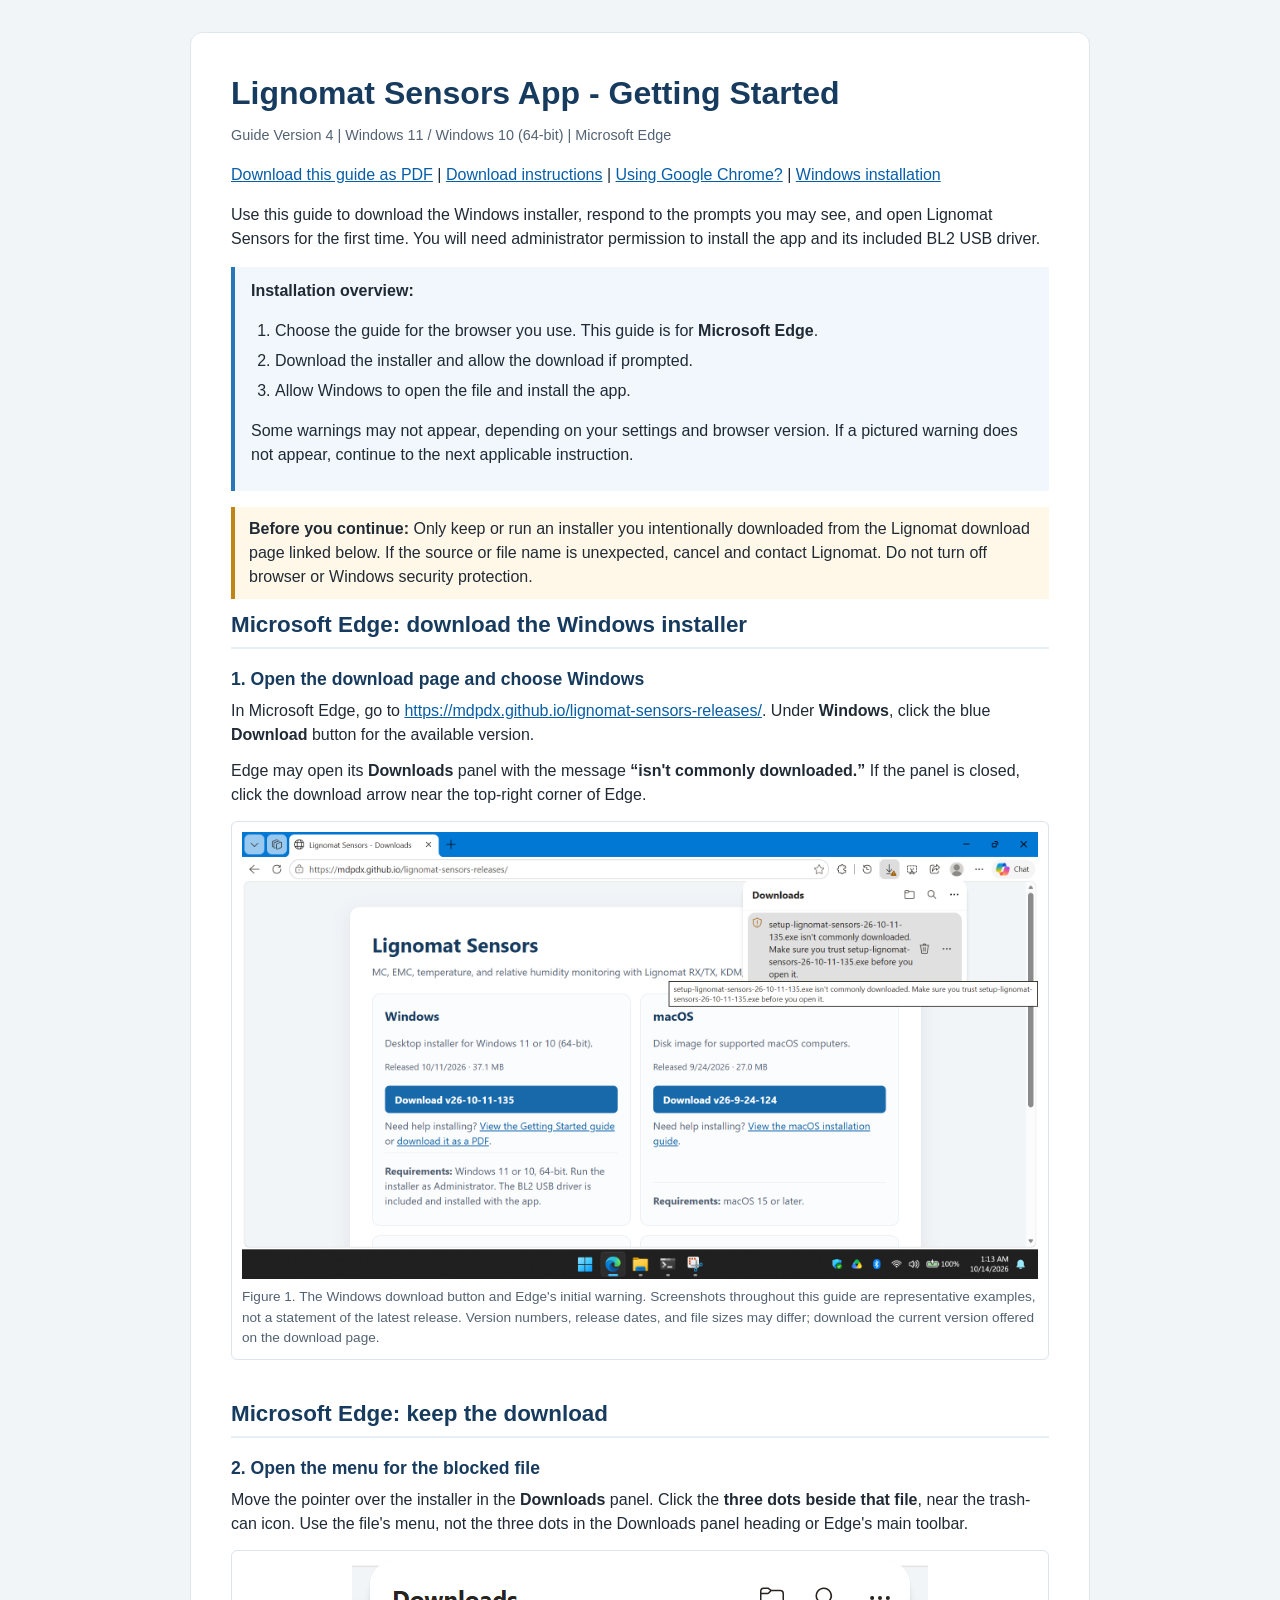
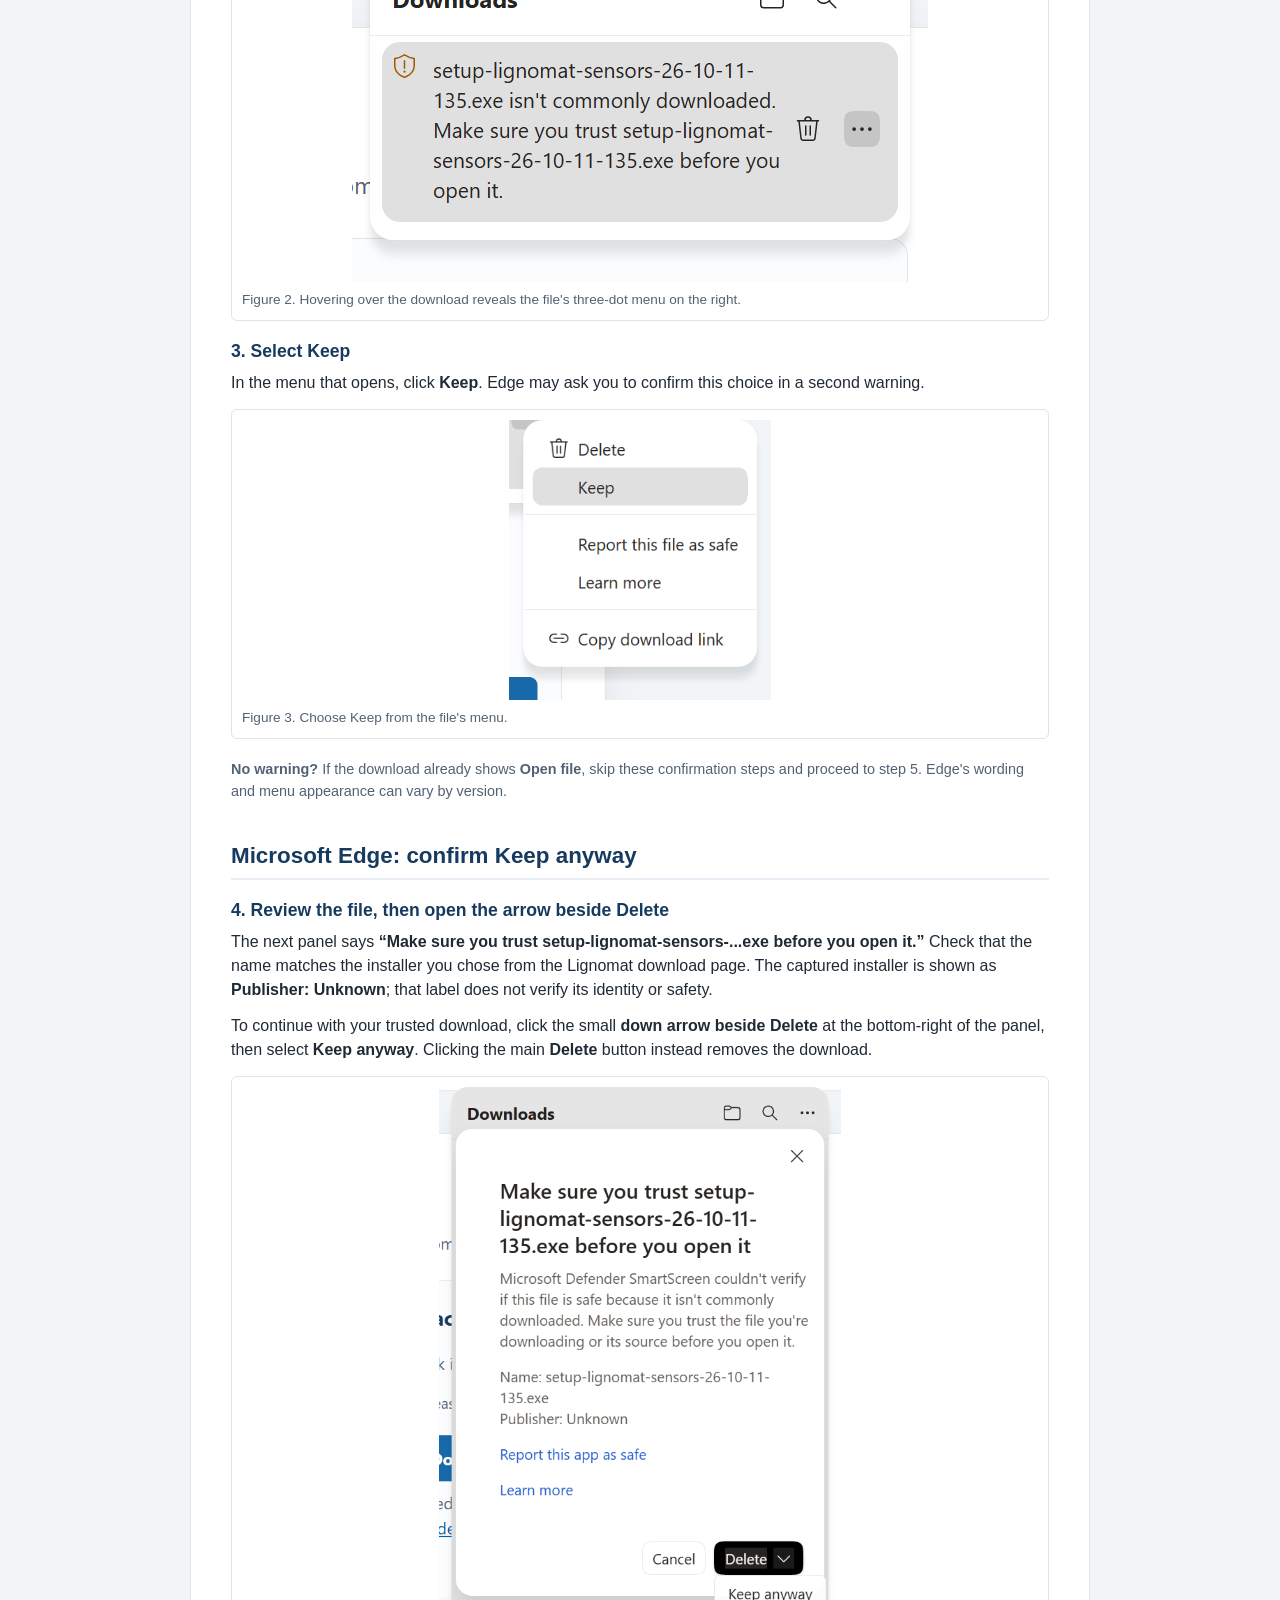
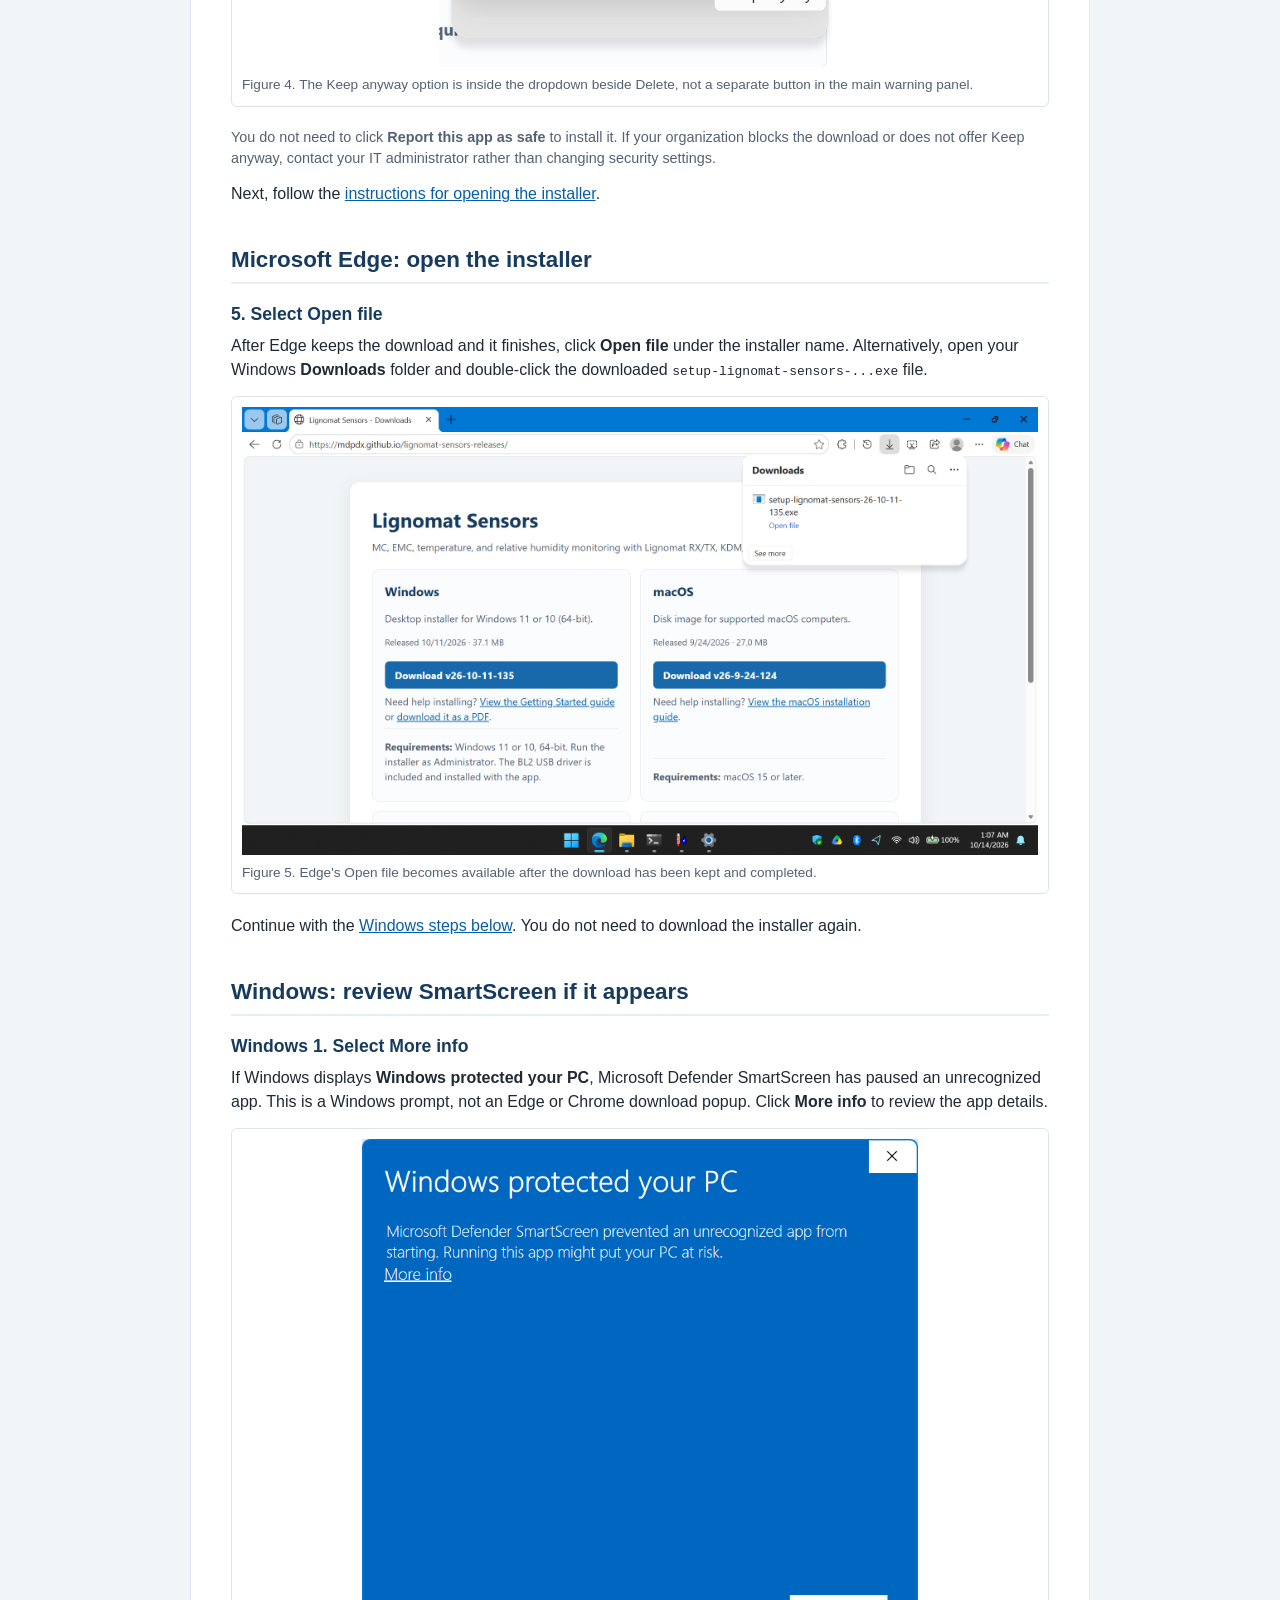
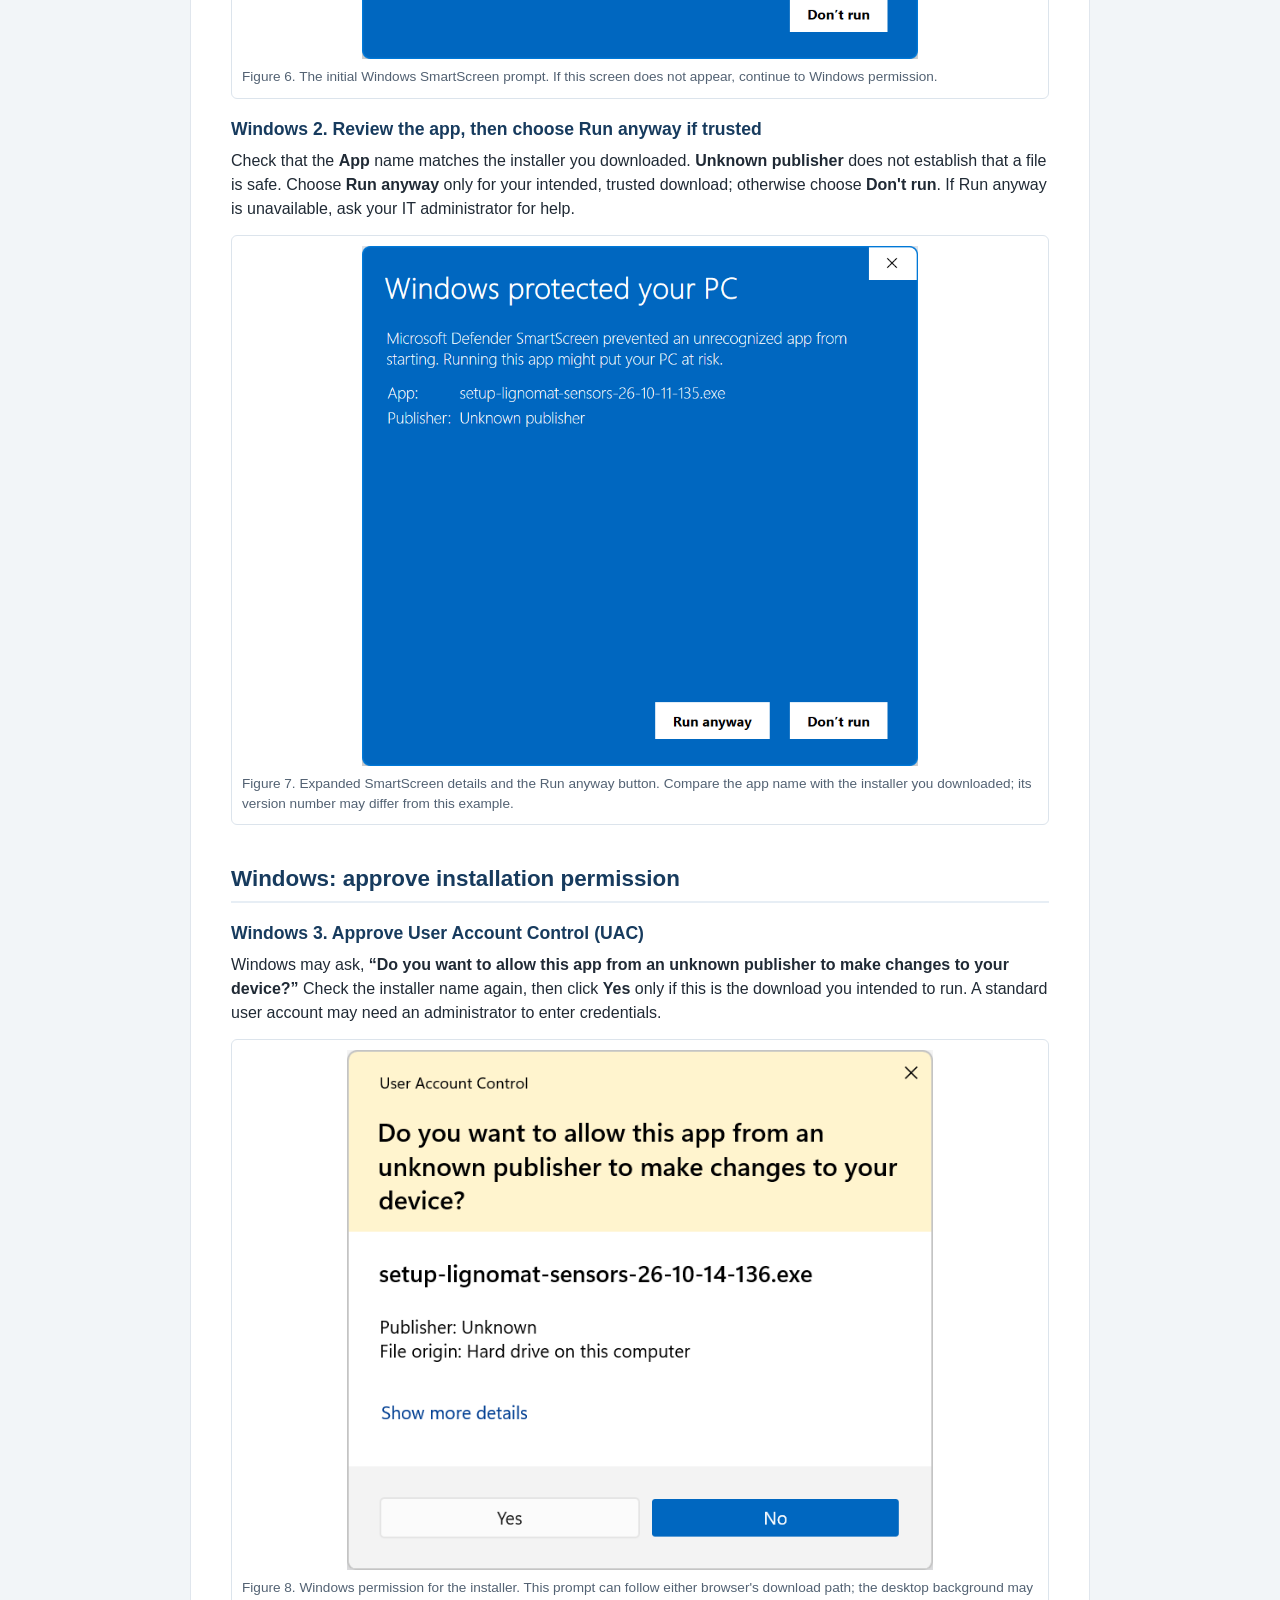
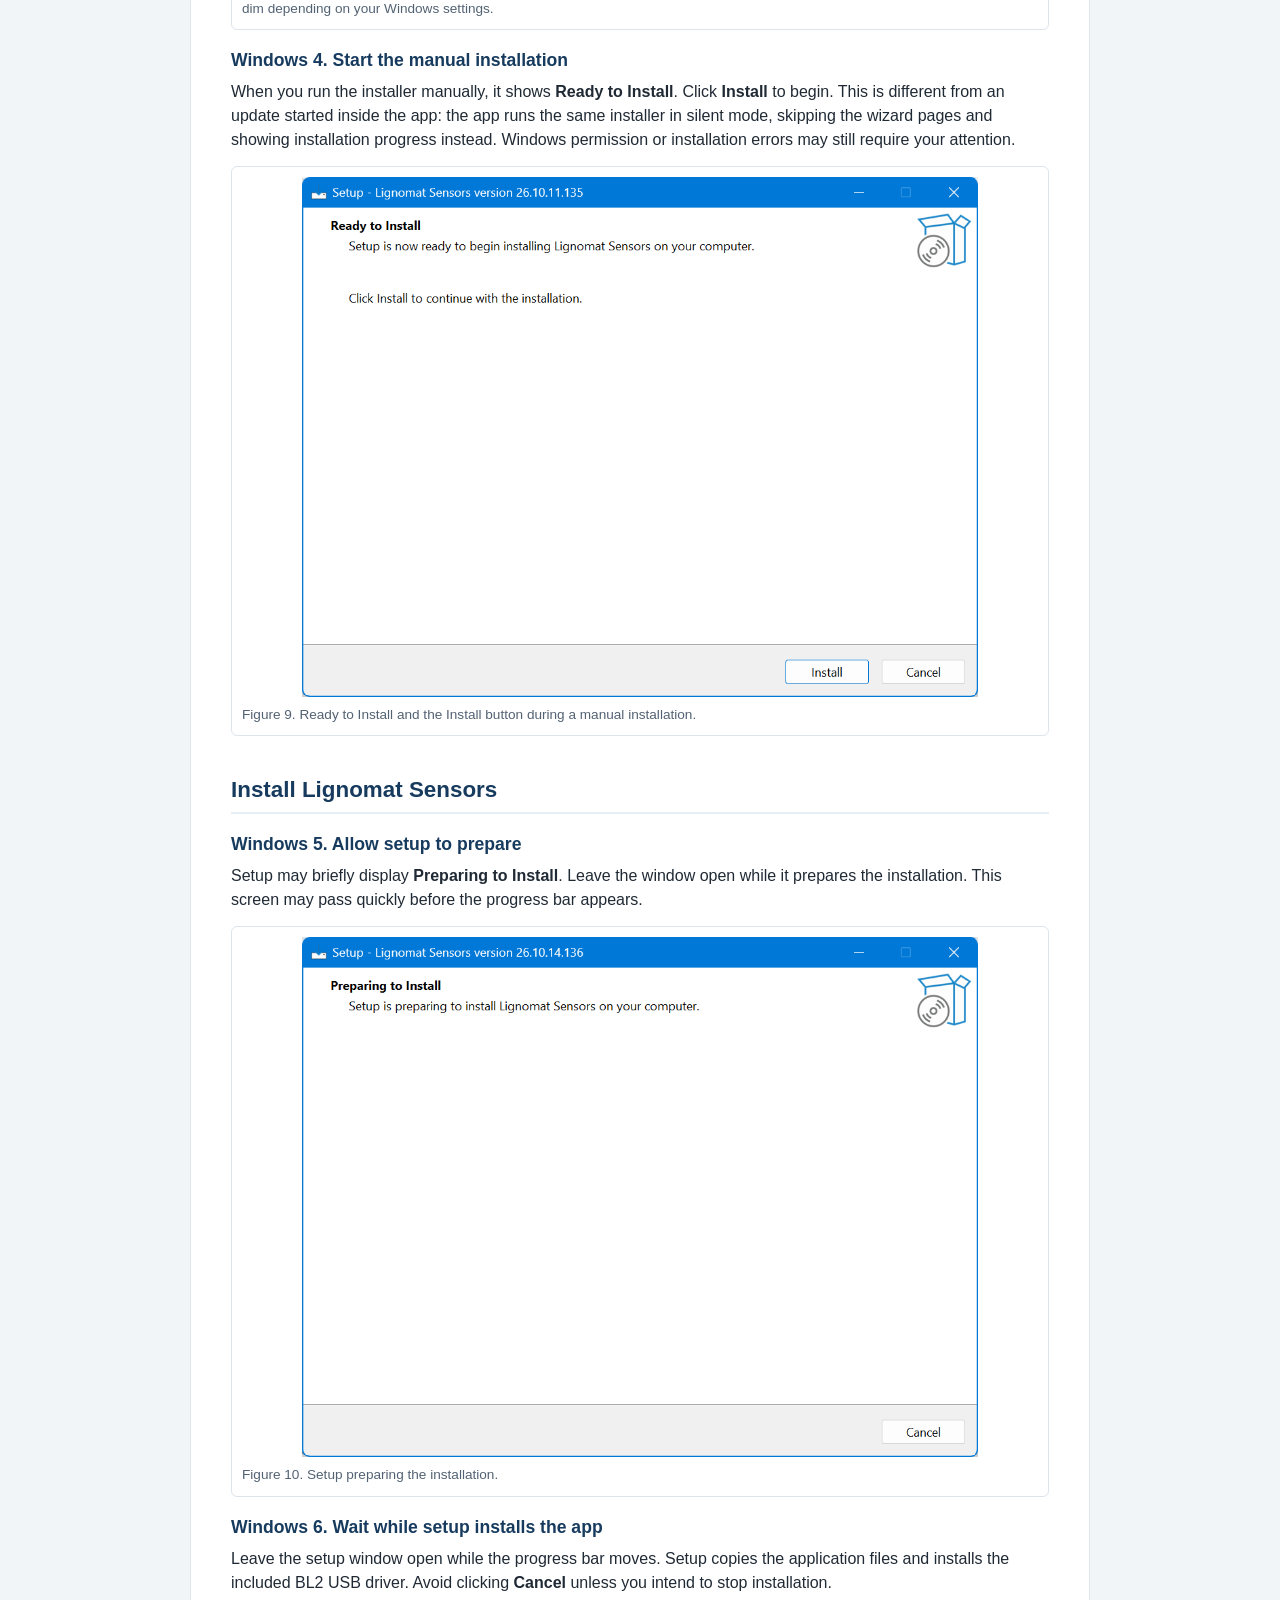
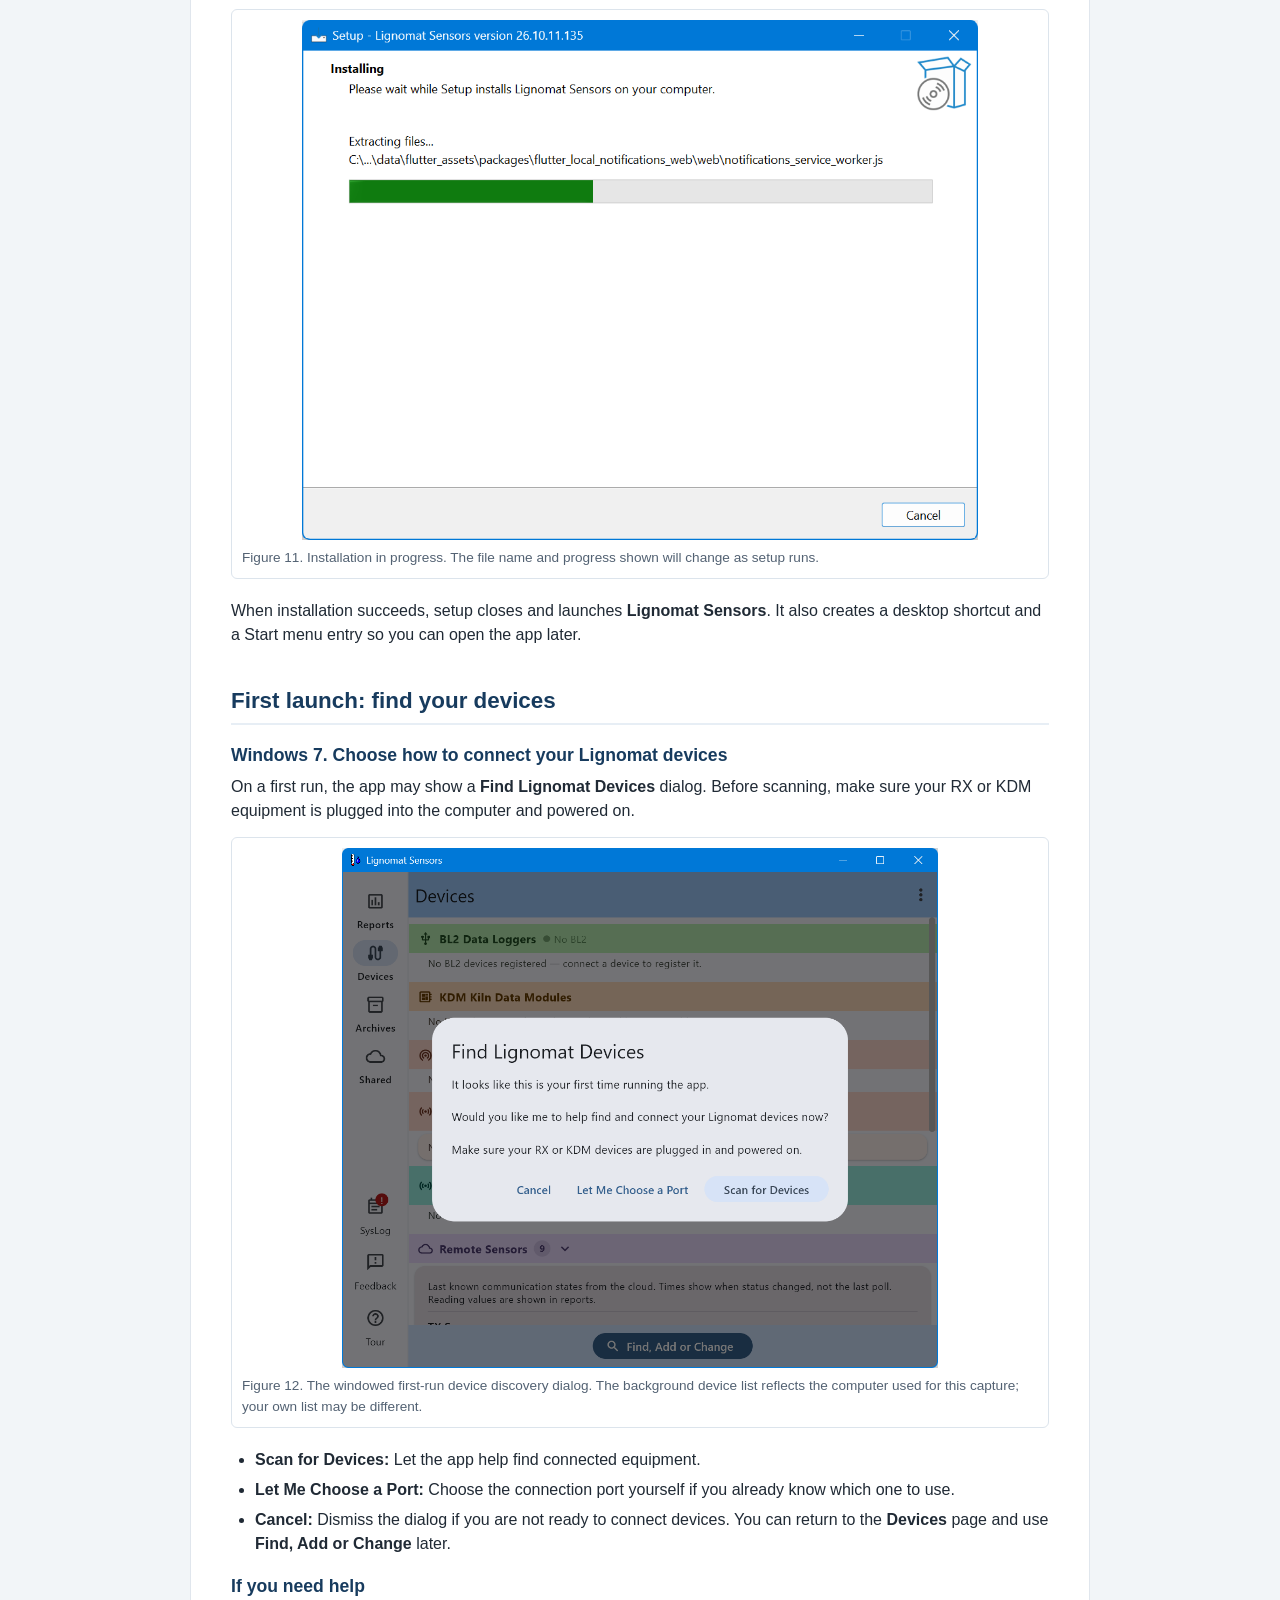
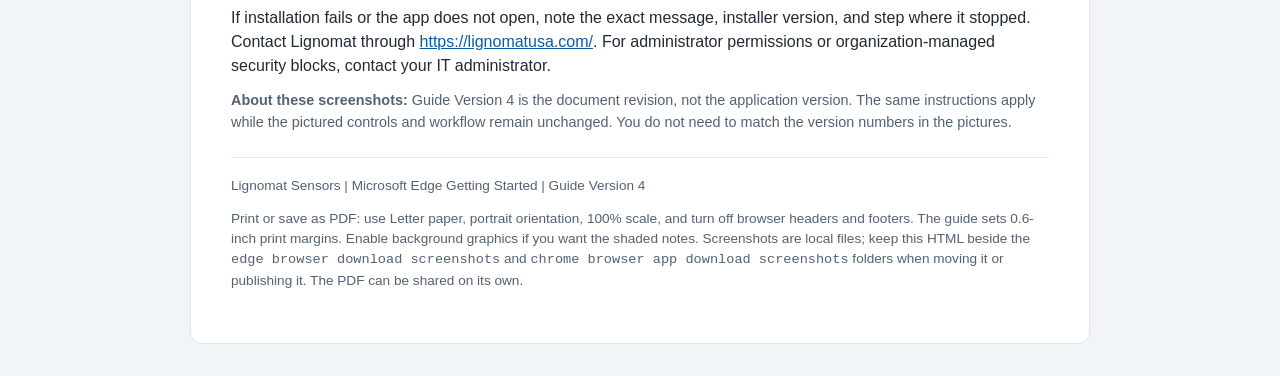
<file: lignomat-sensors-getting-started-edge.html>
<!DOCTYPE html>
<!--
  GENERATED FILE. Shared Version 4 source. Edit this file, not the generated browser guides.
  From the project root: python3 generate_getting_started.py
  Then print each generated HTML to its matching PDF using Letter paper.
  Browser markers select the download path; Windows sections remain shared.
-->
<html lang="en">
<head>
  <meta charset="UTF-8">
  <meta name="viewport" content="width=device-width, initial-scale=1">
  <meta name="description" content="Download and install Lignomat Sensors on Windows using Microsoft Edge, with screenshots of the browser path, Windows SmartScreen, and installation.">
  <title>Lignomat Sensors - Microsoft Edge Getting Started (Version 4)</title>
  <style>
    :root {
      color-scheme: light;
      font-family: "Segoe UI", Arial, sans-serif;
      color: #202a35;
      background: #f2f5f8;
      line-height: 1.5;
    }
    * { box-sizing: border-box; }
    body { margin: 0; }
    main {
      width: min(100% - 32px, 900px);
      margin: 32px auto;
      padding: 40px;
      background: #fff;
      border: 1px solid #e0e6ed;
      border-radius: 12px;
    }
    h1, h2, h3 { color: #173b5e; line-height: 1.25; }
    h1 { margin: 0 0 12px; font-size: 2rem; }
    h2 {
      margin: 0 0 16px;
      padding-bottom: 8px;
      border-bottom: 2px solid #e7eef5;
      font-size: 1.4rem;
    }
    h3 { margin: 20px 0 8px; font-size: 1.1rem; }
    p { margin: 8px 0 12px; }
    ul, ol { padding-left: 24px; }
    li { margin-bottom: 6px; }
    a { color: #075ea8; overflow-wrap: anywhere; }
    code { overflow-wrap: anywhere; }
    .subtitle, .note { color: #536273; font-size: 0.9rem; }
    .actions { margin: 16px 0; }
    .intro {
      margin: 16px 0;
      padding: 12px 16px;
      background: #f1f7fc;
      border-left: 4px solid #2878b8;
    }
    .caution {
      padding: 10px 14px;
      background: #fff8e8;
      border-left: 4px solid #bf8517;
    }
    .guide-page + .guide-page { margin-top: 40px; }
    figure {
      margin: 14px 0 20px;
      padding: 10px;
      border: 1px solid #dce4ec;
      border-radius: 6px;
      break-inside: avoid;
      page-break-inside: avoid;
    }
    figure img {
      display: block;
      width: auto;
      height: auto;
      max-width: 100%;
      max-height: 520px;
      margin: 0 auto;
      object-fit: contain;
    }
    figure.menu img { max-height: 280px; }
    figure.trust img { max-height: 580px; }
    figcaption {
      margin-top: 8px;
      color: #536273;
      font-size: 0.85rem;
    }
    .footer {
      margin-top: 24px;
      padding-top: 10px;
      border-top: 1px solid #e0e6ed;
      color: #536273;
      font-size: 0.85rem;
    }
    @media (max-width: 600px) {
      main { width: 100%; margin: 0; padding: 24px 18px; border: 0; border-radius: 0; }
      h1 { font-size: 1.7rem; }
    }
    @page { size: letter portrait; margin: 0.6in; }
    @media print {
      :root { background: #fff; font-size: 10pt; line-height: 1.4; }
      main {
        width: 100%;
        max-width: none;
        margin: 0;
        padding: 0;
        border: 0;
        border-radius: 0;
      }
      h1 { font-size: 23pt; }
      h2 { font-size: 16pt; }
      h3 { font-size: 11pt; }
      h1, h2, h3 { break-after: avoid; page-break-after: avoid; }
      p { orphans: 3; widows: 3; }
      .guide-page + .guide-page {
        margin-top: 0;
        break-before: page;
        page-break-before: always;
      }
      figure { padding: 8px; margin: 10px 0 14px; }
      figure img { max-height: 2.65in; }
      figure.overview img, figure.launch img { max-height: 3.65in; }
      figure.edge-overview img { max-height: 2.6in; }
      figure.chrome-overview img { max-height: 3in; }
      figure.menu img { max-height: 1.85in; }
      figure.trust img { max-height: 5.4in; }
      figure.permission img { max-height: 2.8in; }
      figcaption, .note, .subtitle, .footer { font-size: 8.5pt; }
      .actions { display: none; }
      a { color: inherit; }
      .intro, .caution { print-color-adjust: exact; -webkit-print-color-adjust: exact; }
    }
  </style>
</head>
<body>
  <main>
    <section class="guide-page" aria-labelledby="guide-title">
      <h1 id="guide-title">Lignomat Sensors App - Getting Started</h1>
      <p class="subtitle">Guide Version 4 | Windows 11 / Windows 10 (64-bit) | Microsoft Edge</p>
      <nav class="actions" aria-label="Document actions">
        <a href="lignomat-sensors-getting-started-edge.pdf" download>Download this guide as PDF</a>
        <span aria-hidden="true"> | </span>
        <a href="#edge-download">Download instructions</a>
        <span aria-hidden="true"> | </span>
        <a href="lignomat-sensors-getting-started-chrome.html">Using Google Chrome?</a>
        <span aria-hidden="true"> | </span>
        <a href="#windows-smartscreen">Windows installation</a>
      </nav>
      <p>Use this guide to download the Windows installer, respond to the
        prompts you may see, and open Lignomat Sensors for the first time.
        You will need administrator permission to install the app and its
        included BL2 USB driver.</p>
      <div class="intro">
        <strong>Installation overview:</strong>
        <ol>
          <li>Choose the guide for the browser you use. This guide is for
            <strong>Microsoft Edge</strong>.</li>
          <li>Download the installer and allow the download if prompted.</li>
          <li>Allow Windows to open the file and install the app.</li>
        </ol>
        <p>Some warnings may not appear, depending on your settings and
          browser version. If a pictured warning does not appear, continue
          to the next applicable instruction.</p>
      </div>
      <p class="caution"><strong>Before you continue:</strong> Only keep or run
        an installer you intentionally downloaded from the Lignomat download
        page linked below. If the source or file name is unexpected, cancel
        and contact Lignomat. Do not turn off browser or Windows security
        protection.</p>

<h2 id="edge-download">Microsoft Edge: download the Windows installer</h2>
      <h3>1. Open the download page and choose Windows</h3>
      <p>In Microsoft Edge, go to
        <a href="https://mdpdx.github.io/lignomat-sensors-releases/">https://mdpdx.github.io/lignomat-sensors-releases/</a>.
        Under <strong>Windows</strong>, click the blue
        <strong>Download</strong> button for the available version.</p>
      <p>Edge may open its <strong>Downloads</strong> panel with the message
        <strong>&ldquo;isn't commonly downloaded.&rdquo;</strong> If the panel
        is closed, click the download arrow near the top-right corner of Edge.</p>
      <figure class="overview edge-overview">
        <img src="edge%20browser%20download%20screenshots/Screenshot%202026-10-14%20011409.png"
          alt="Lignomat download page in Edge, with the Windows Download button and an uncommon-download warning in the Downloads panel"
          width="1920" height="1080">
        <figcaption>Figure 1. The Windows download button and Edge's initial
          warning. Screenshots throughout this guide are representative
          examples, not a statement of the latest release. Version numbers,
          release dates, and file sizes may differ; download the current
          version offered on the download page.</figcaption>
      </figure>

    </section>

<section class="guide-page" aria-labelledby="edge-keep">
      <h2 id="edge-keep">Microsoft Edge: keep the download</h2>
      <h3>2. Open the menu for the blocked file</h3>
      <p>Move the pointer over the installer in the <strong>Downloads</strong>
        panel. Click the <strong>three dots beside that file</strong>, near
        the trash-can icon. Use the file's menu, not the three dots in the
        Downloads panel heading or Edge's main toolbar.</p>
      <figure>
        <img src="edge%20browser%20download%20screenshots/Screenshot%202026-10-14%20011438.png"
          alt="Edge Downloads panel with the three-dot menu beside the blocked Lignomat installer"
          width="576" height="321">
        <figcaption>Figure 2. Hovering over the download reveals the file's
          three-dot menu on the right.</figcaption>
      </figure>

      <h3>3. Select Keep</h3>
      <p>In the menu that opens, click <strong>Keep</strong>.
        Edge may ask you to confirm this choice in a second warning.</p>
      <figure class="menu">
        <img src="edge%20browser%20download%20screenshots/Screenshot%202026-10-14%20011523.png"
          alt="Edge download menu with Keep highlighted beneath Delete"
          width="331" height="354">
        <figcaption>Figure 3. Choose Keep from the file's menu.</figcaption>
      </figure>
      <p class="note"><strong>No warning?</strong> If the download already shows
        <strong>Open file</strong>, skip these confirmation steps and proceed
        to step 5. Edge's wording and menu appearance can vary by version.</p>
    </section>

    <section class="guide-page" aria-labelledby="edge-confirm">
      <h2 id="edge-confirm">Microsoft Edge: confirm Keep anyway</h2>
      <h3>4. Review the file, then open the arrow beside Delete</h3>
      <p>The next panel says <strong>&ldquo;Make sure you trust
        setup-lignomat-sensors-...exe before you open it.&rdquo;</strong>
        Check that the name matches the installer you chose from the Lignomat
        download page. The captured installer is shown as
        <strong>Publisher: Unknown</strong>; that label does not verify its
        identity or safety.</p>
      <p>To continue with your trusted download, click the small
        <strong>down arrow beside Delete</strong> at the bottom-right of the
        panel, then select <strong>Keep anyway</strong>. Clicking the main
        <strong>Delete</strong> button instead removes the download.</p>
      <figure class="trust">
        <img src="edge%20browser%20download%20screenshots/Screenshot%202026-10-14%20011600.png"
          alt="Edge trust confirmation showing the installer name, Publisher Unknown, and Keep anyway in the dropdown beside Delete"
          width="576" height="831">
        <figcaption>Figure 4. The Keep anyway option is inside the dropdown
          beside Delete, not a separate button in the main warning panel.</figcaption>
      </figure>
      <p class="note">You do not need to click <strong>Report this app as
        safe</strong> to install it. If your organization blocks the download
        or does not offer Keep anyway, contact your IT administrator rather
        than changing security settings.</p>
      <p>Next, follow the <a href="#open-installer">instructions for opening
        the installer</a>.</p>
    </section>



<section class="guide-page" aria-labelledby="open-installer">
      <h2 id="open-installer">Microsoft Edge: open the installer</h2>
      <h3>5. Select Open file</h3>
      <p>After Edge keeps the download and it finishes, click
        <strong>Open file</strong> under the installer name. Alternatively,
        open your Windows <strong>Downloads</strong> folder and double-click
        the downloaded <code>setup-lignomat-sensors-...exe</code> file.</p>
      <figure>
        <img src="edge%20browser%20download%20screenshots/Screenshot%202026-10-14%20010756.png"
          alt="Edge Downloads panel showing the completed Lignomat installer and its Open file link"
          width="1920" height="1080">
        <figcaption>Figure 5. Edge's Open file becomes available after the download
          has been kept and completed.</figcaption>
      </figure>
      <p>Continue with the <a href="#windows-smartscreen">Windows steps
        below</a>. You do not need to download the installer again.</p>
    </section>

    <section class="guide-page" aria-labelledby="windows-smartscreen">
      <h2 id="windows-smartscreen">Windows: review SmartScreen if it appears</h2>
      <h3>Windows 1. Select More info</h3>
      <p>If Windows displays <strong>Windows protected your PC</strong>,
        Microsoft Defender SmartScreen has paused an unrecognized app.
        This is a Windows prompt, not an Edge or Chrome download popup.
        Click <strong>More info</strong> to review the app details.</p>
      <figure>
        <img src="chrome%20browser%20app%20download%20screenshots/Screenshot%202026-10-14%20030805.png"
          alt="Windows protected your PC SmartScreen prompt with the More info link and Don't run button"
          width="802" height="750">
        <figcaption>Figure 6. The initial Windows SmartScreen prompt. If this
          screen does not appear, continue to Windows permission.</figcaption>
      </figure>
      <h3>Windows 2. Review the app, then choose Run anyway if trusted</h3>
      <p>Check that the <strong>App</strong> name matches the installer you
        downloaded. <strong>Unknown publisher</strong> does not establish
        that a file is safe. Choose <strong>Run anyway</strong> only for your
        intended, trusted download; otherwise choose <strong>Don't run</strong>.
        If Run anyway is unavailable, ask your IT administrator for help.</p>
      <figure>
        <img src="chrome%20browser%20app%20download%20screenshots/Screenshot%202026-10-14%20025906.png"
          alt="Expanded Windows SmartScreen prompt showing setup-lignomat-sensors-26-10-11-135.exe, Unknown publisher, and Run anyway"
          width="802" height="750">
        <figcaption>Figure 7. Expanded SmartScreen details and the Run anyway
          button. Compare the app name with the installer you downloaded;
          its version number may differ from this example.</figcaption>
      </figure>
    </section>

    <section class="guide-page" aria-labelledby="windows-permission">
      <h2 id="windows-permission">Windows: approve installation permission</h2>
      <h3>Windows 3. Approve User Account Control (UAC)</h3>
      <p>Windows may ask, <strong>&ldquo;Do you want to allow this app from an
        unknown publisher to make changes to your device?&rdquo;</strong>
        Check the installer name again, then click <strong>Yes</strong> only
        if this is the download you intended to run. A standard user account
        may need an administrator to enter credentials.</p>
      <figure class="permission">
        <img src="chrome%20browser%20app%20download%20screenshots/Screenshot%202026-10-14%20030845.png"
          alt="Windows User Account Control prompt for setup-lignomat-sensors-26-10-14-136.exe, with Yes and No buttons"
          width="684" height="607">
        <figcaption>Figure 8. Windows permission for the installer.
          This prompt can follow either browser's download path; the desktop
          background may dim depending on your Windows settings.</figcaption>
      </figure>
      <h3>Windows 4. Start the manual installation</h3>
      <p>When you run the installer manually, it shows
        <strong>Ready to Install</strong>. Click <strong>Install</strong>
        to begin. This is different from an update started inside the app:
        the app runs the same installer in silent mode, skipping the wizard
        pages and showing installation progress instead. Windows permission
        or installation errors may still require your attention.</p>
      <figure>
        <img src="edge%20browser%20download%20screenshots/Screenshot%202026-10-14%20011734.png"
          alt="Lignomat Sensors setup version 26.10.11.135 showing Ready to Install and the Install button"
          width="997" height="766">
        <figcaption>Figure 9. Ready to Install and the Install button during
          a manual installation.</figcaption>
      </figure>
    </section>

    <section class="guide-page" aria-labelledby="install-app">
      <h2 id="install-app">Install Lignomat Sensors</h2>
      <h3>Windows 5. Allow setup to prepare</h3>
      <p>Setup may briefly display <strong>Preparing to Install</strong>.
        Leave the window open while it prepares the installation.
        This screen may pass quickly before the progress bar appears.</p>
      <figure>
        <img src="chrome%20browser%20app%20download%20screenshots/Screenshot%202026-10-14%20030915.png"
          alt="Lignomat Sensors setup version 26.10.14.136 displaying Preparing to Install"
          width="997" height="766">
        <figcaption>Figure 10. Setup preparing the installation.</figcaption>
      </figure>

      <h3>Windows 6. Wait while setup installs the app</h3>
      <p>Leave the setup window open while the progress bar moves. Setup copies
        the application files and installs the included BL2 USB driver.
        Avoid clicking <strong>Cancel</strong> unless you intend to stop
        installation.</p>
      <figure>
        <img src="edge%20browser%20download%20screenshots/Screenshot%202026-10-14%20011823.png"
          alt="Lignomat Sensors setup extracting application files with a green installation progress bar"
          width="997" height="766">
        <figcaption>Figure 11. Installation in progress.
          The file name and progress shown will change as setup runs.</figcaption>
      </figure>
      <p>When installation succeeds, setup closes and launches
        <strong>Lignomat Sensors</strong>. It also creates a desktop shortcut
        and a Start menu entry so you can open the app later.</p>
    </section>

    <section class="guide-page" aria-labelledby="first-launch">
      <h2 id="first-launch">First launch: find your devices</h2>
      <h3>Windows 7. Choose how to connect your Lignomat devices</h3>
      <p>On a first run, the app may show a <strong>Find Lignomat
        Devices</strong> dialog. Before scanning, make sure your RX or KDM
        equipment is plugged into the computer and powered on.</p>
      <figure class="launch">
        <img src="chrome%20browser%20app%20download%20screenshots/Screenshot%202026-10-14%20030932.png"
          alt="Lignomat Sensors first-run Find Lignomat Devices dialog offering Cancel, Let Me Choose a Port, and Scan for Devices"
          width="1107" height="966">
        <figcaption>Figure 12. The windowed first-run device discovery dialog. The
          background device list reflects the computer used for this capture;
          your own list may be different.</figcaption>
      </figure>
      <ul>
        <li><strong>Scan for Devices:</strong> Let the app help find connected
          equipment.</li>
        <li><strong>Let Me Choose a Port:</strong> Choose the connection port
          yourself if you already know which one to use.</li>
        <li><strong>Cancel:</strong> Dismiss the dialog if you are not ready
          to connect devices. You can return to the <strong>Devices</strong>
          page and use <strong>Find, Add or Change</strong> later.</li>
      </ul>
      <h3>If you need help</h3>
      <p>If installation fails or the app does not open, note the exact message,
        installer version, and step where it stopped. Contact Lignomat through
        <a href="https://lignomatusa.com/">https://lignomatusa.com/</a>.
        For administrator permissions or organization-managed security blocks,
        contact your IT administrator.</p>
      <p class="note"><strong>About these screenshots:</strong> Guide Version 4
        is the document revision, not the application version. The same
        instructions apply while the pictured controls and workflow remain
        unchanged. You do not need to match the version numbers in the pictures.</p>
      <footer class="footer">
        <p>Lignomat Sensors | Microsoft Edge Getting Started | Guide Version 4</p>
        <p>Print or save as PDF: use Letter paper, portrait orientation,
          100% scale, and turn off browser headers and footers. The guide sets
          0.6-inch print margins. Enable background graphics if you want the
          shaded notes. Screenshots are local files; keep this HTML beside the
          <code>edge browser download screenshots</code> and
          <code>chrome browser app download screenshots</code> folders when
          moving it or publishing it. The PDF can be shared on its own.</p>
      </footer>
    </section>
  </main>
</body>
</html>
</file>
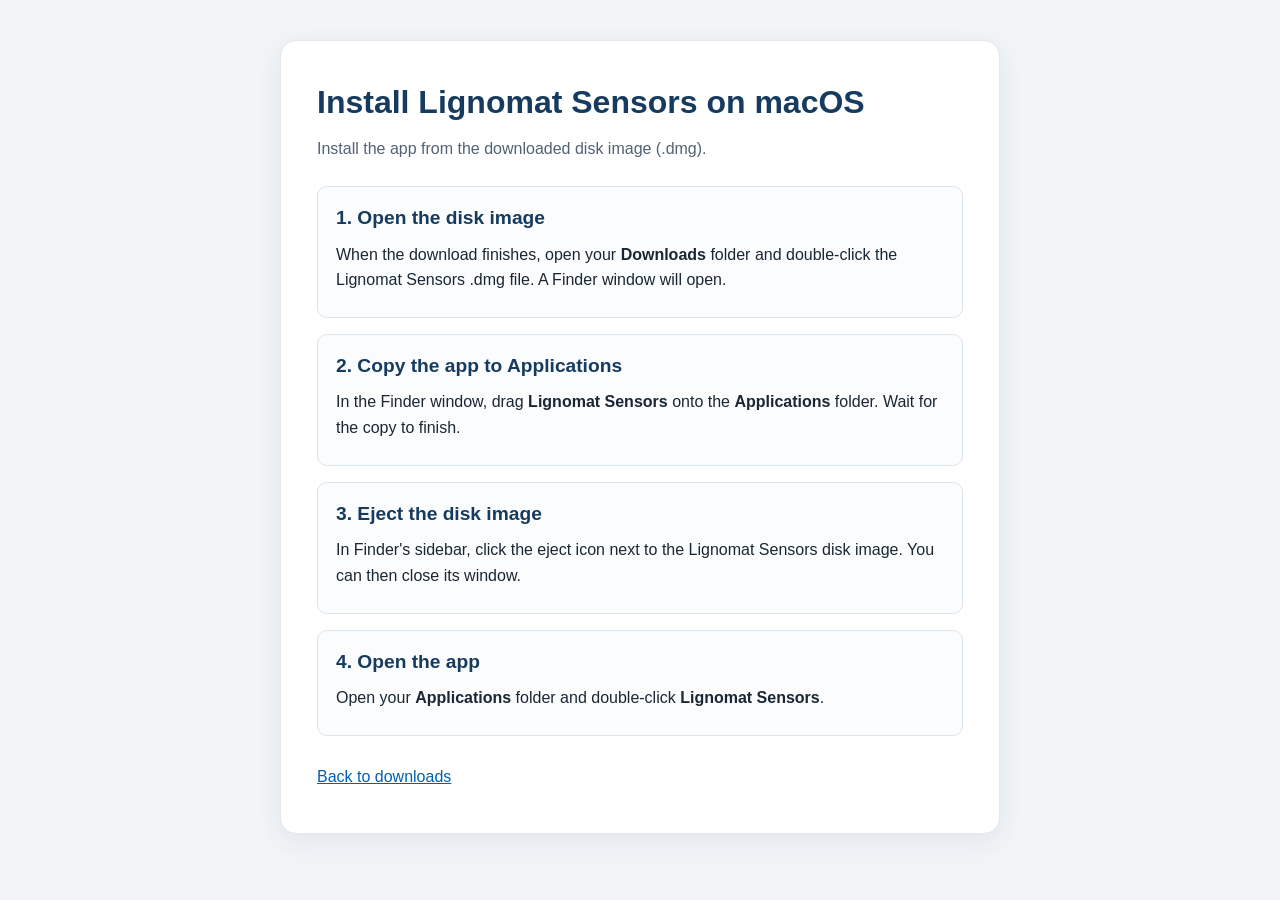
<file: lignomat-sensors-macos-install-guide.html>
<!DOCTYPE html>
<html lang="en">
<head>
  <meta charset="UTF-8">
  <meta name="viewport" content="width=device-width, initial-scale=1">
  <meta name="description" content="Install Lignomat Sensors on macOS from a downloaded disk image.">
  <title>Install Lignomat Sensors on macOS</title>
  <style>
    :root {
      color-scheme: light;
      font-family: -apple-system, BlinkMacSystemFont, "Segoe UI", Roboto, sans-serif;
      color: #1a2733;
      background: #f2f5f8;
      line-height: 1.6;
    }
    * { box-sizing: border-box; }
    body { margin: 0; padding: 40px 16px; }
    main {
      width: min(100%, 720px);
      margin: 0 auto;
      padding: 36px;
      background: #fff;
      border: 1px solid #e1e7ed;
      border-radius: 16px;
      box-shadow: 0 8px 28px rgb(24 39 56 / 8%);
    }
    h1, h2 { color: #173b5e; }
    h1 { margin: 0; font-size: 2rem; }
    h2 { margin: 28px 0 8px; font-size: 1.2rem; }
    p { margin: 8px 0; }
    .subtitle { margin: 8px 0 24px; color: #536273; }
    .step {
      margin: 16px 0;
      padding: 16px 18px;
      background: #fbfcfe;
      border: 1px solid #dce4ec;
      border-radius: 10px;
    }
    .step h2 { margin: 0 0 6px; }
    a { color: #075ea8; }
    a:focus-visible { outline: 3px solid #e09a25; outline-offset: 3px; }
    .back { margin-top: 28px; }
    @media (max-width: 620px) {
      body { padding: 16px 10px; }
      main { padding: 24px 18px; }
      h1 { font-size: 1.7rem; }
    }
  </style>
</head>
<body>
  <main>
    <h1>Install Lignomat Sensors on macOS</h1>
    <p class="subtitle">Install the app from the downloaded disk image (.dmg).</p>

    <section class="step">
      <h2>1. Open the disk image</h2>
      <p>When the download finishes, open your <strong>Downloads</strong>
        folder and double-click the Lignomat Sensors .dmg file. A Finder window
        will open.</p>
    </section>

    <section class="step">
      <h2>2. Copy the app to Applications</h2>
      <p>In the Finder window, drag <strong>Lignomat Sensors</strong> onto the
        <strong>Applications</strong> folder. Wait for the copy to finish.</p>
    </section>

    <section class="step">
      <h2>3. Eject the disk image</h2>
      <p>In Finder's sidebar, click the eject icon next to the Lignomat Sensors
        disk image. You can then close its window.</p>
    </section>

    <section class="step">
      <h2>4. Open the app</h2>
      <p>Open your <strong>Applications</strong> folder and double-click
        <strong>Lignomat Sensors</strong>.</p>
    </section>

    <p class="back"><a href="index.html">Back to downloads</a></p>
  </main>
</body>
</html>
</file>
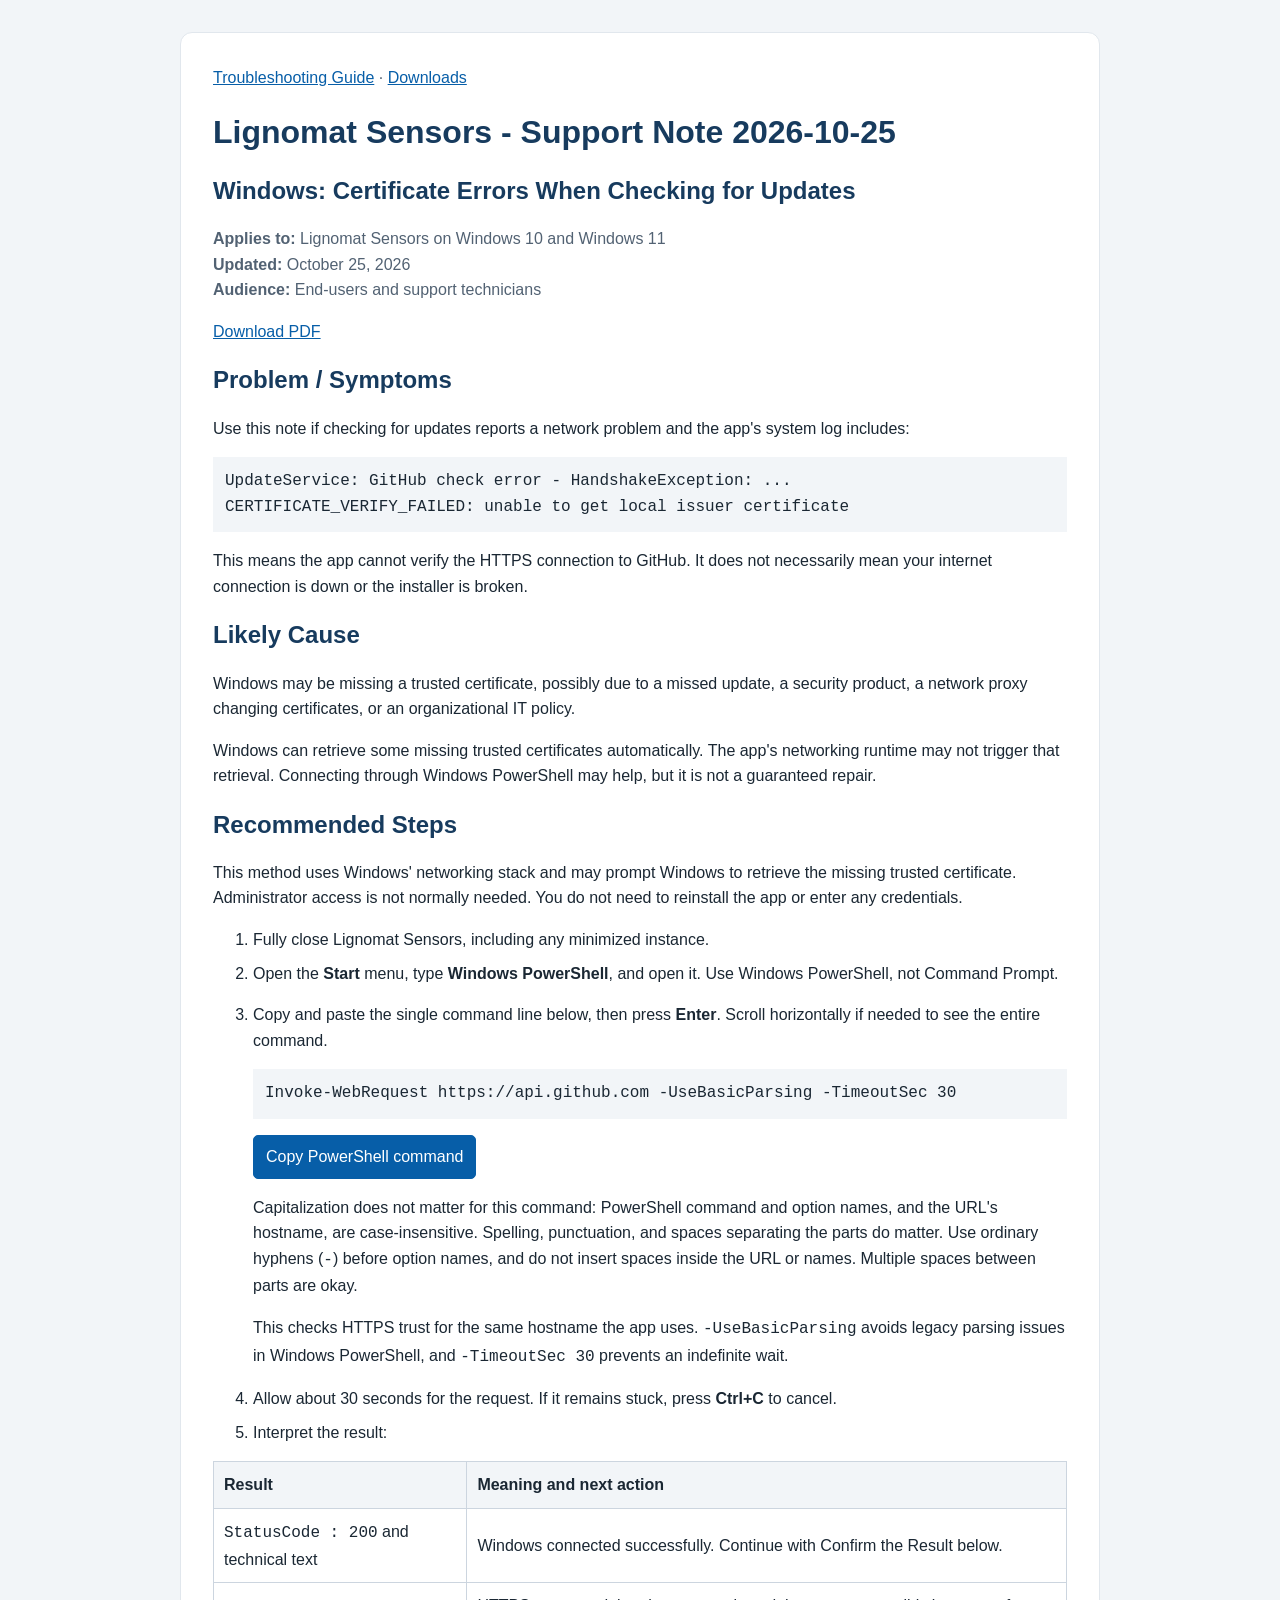
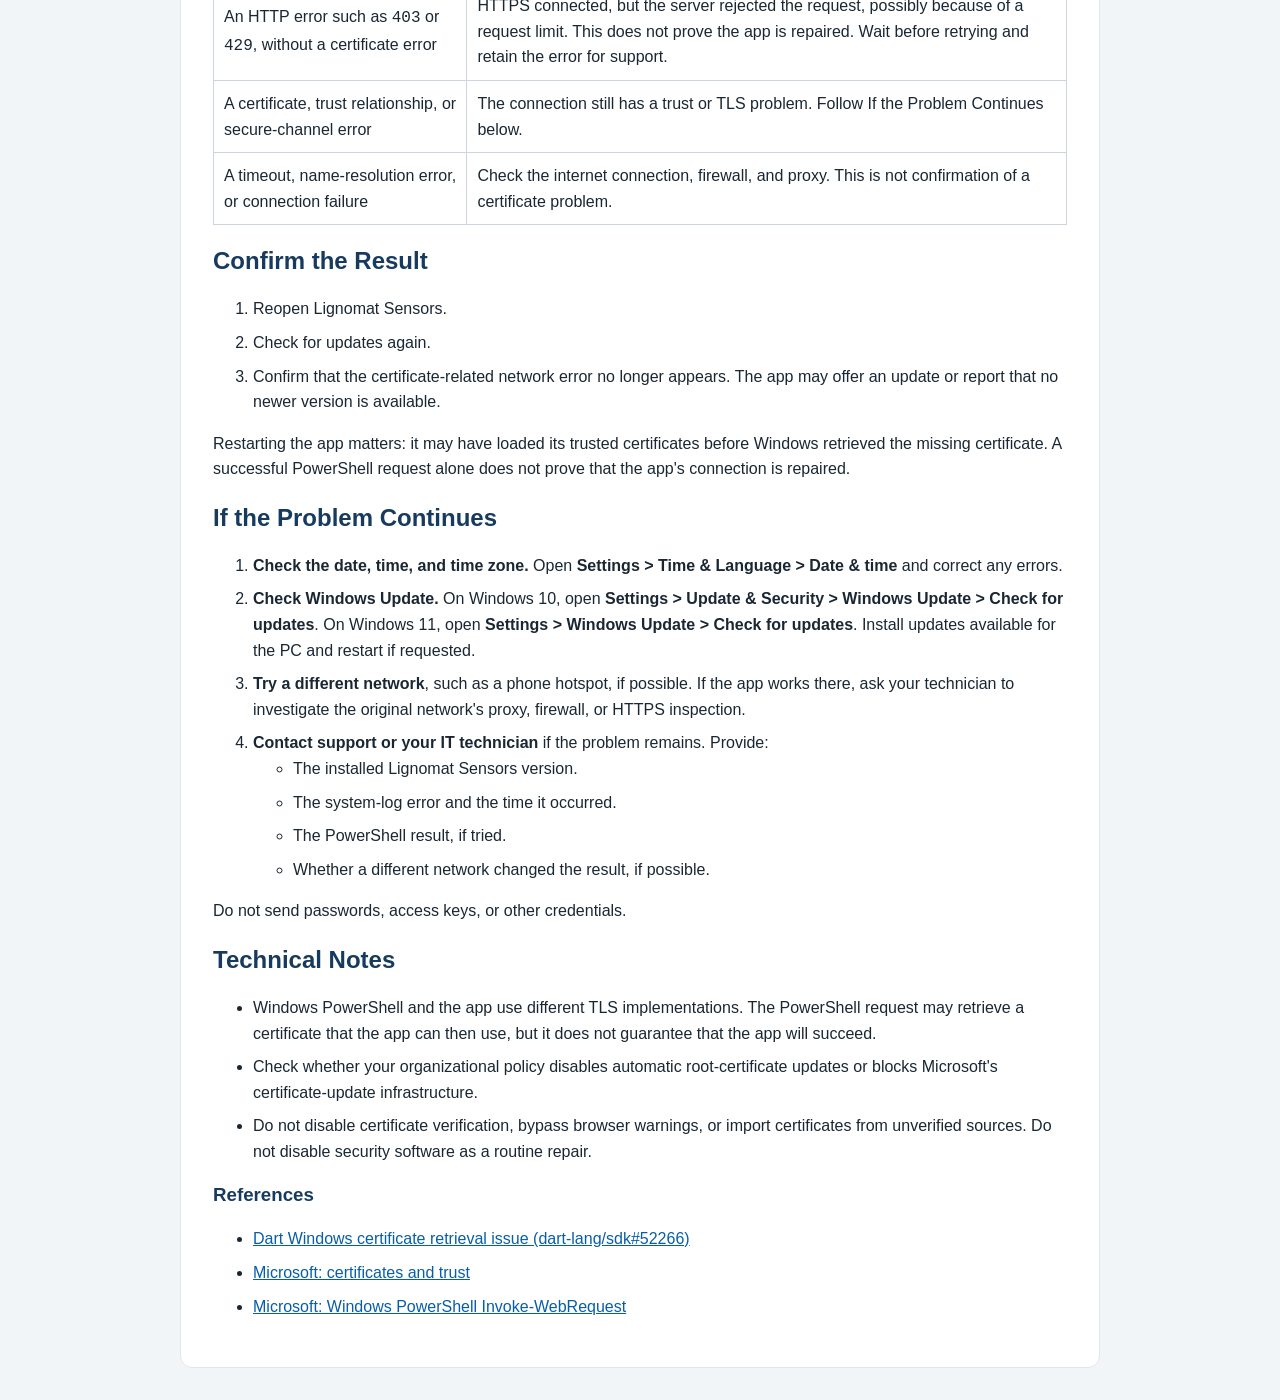
<file: support/support-note-2026-10-25.html>
<!DOCTYPE html>
<html lang="en">
<head>
  <meta charset="utf-8">
  <meta name="viewport" content="width=device-width, initial-scale=1">
  <meta name="description" content="Help with Windows certificate errors when Lignomat Sensors checks for updates, including a PowerShell workaround and troubleshooting steps.">
  <title>Lignomat Sensors - Support Note 2026-10-25</title>
  <link rel="stylesheet" href="support.css">
</head>
<body>
  <main>
    <nav aria-label="Site navigation"><a href="./">Troubleshooting Guide</a> &middot; <a href="../">Downloads</a></nav>
    <h1>Lignomat Sensors - Support Note 2026-10-25</h1>
    <h2>Windows: Certificate Errors When Checking for Updates</h2>
    <p class="metadata"><strong>Applies to:</strong> Lignomat Sensors on Windows 10 and Windows 11<br>
      <strong>Updated:</strong> October 25, 2026<br>
      <strong>Audience:</strong> End-users and support technicians</p>
    <p class="actions"><a href="support-note-2026-10-25.pdf" download>Download PDF</a></p>

    <h2>Problem / Symptoms</h2>
    <p>Use this note if checking for updates reports a network problem and the app's system log includes:</p>
    <pre><code>UpdateService: GitHub check error - HandshakeException: ...
CERTIFICATE_VERIFY_FAILED: unable to get local issuer certificate</code></pre>
    <p>This means the app cannot verify the HTTPS connection to GitHub. It does not necessarily mean your internet connection is down or the installer is broken.</p>

    <h2>Likely Cause</h2>
    <p>Windows may be missing a trusted certificate, possibly due to a missed update, a security product, a network proxy changing certificates, or an organizational IT policy.</p>
    <p>Windows can retrieve some missing trusted certificates automatically. The app's networking runtime may not trigger that retrieval. Connecting through Windows PowerShell may help, but it is not a guaranteed repair.</p>

    <h2>Recommended Steps</h2>
    <p>This method uses Windows' networking stack and may prompt Windows to retrieve the missing trusted certificate. Administrator access is not normally needed. You do not need to reinstall the app or enter any credentials.</p>
    <ol>
      <li>Fully close Lignomat Sensors, including any minimized instance.</li>
      <li>Open the <strong>Start</strong> menu, type <strong>Windows PowerShell</strong>, and open it. Use Windows PowerShell, not Command Prompt.</li>
      <li>
        <p>Copy and paste the single command line below, then press <strong>Enter</strong>. Scroll horizontally if needed to see the entire command.</p>
        <pre><code id="update-command">Invoke-WebRequest https://api.github.com -UseBasicParsing -TimeoutSec 30</code></pre>
        <p class="actions"><button id="copy-command" type="button" hidden>Copy PowerShell command</button><span id="copy-status" role="status"></span></p>
        <p>Capitalization does not matter for this command: PowerShell command and option names, and the URL's hostname, are case-insensitive. Spelling, punctuation, and spaces separating the parts do matter. Use ordinary hyphens (<code>-</code>) before option names, and do not insert spaces inside the URL or names. Multiple spaces between parts are okay.</p>
        <p>This checks HTTPS trust for the same hostname the app uses. <code>-UseBasicParsing</code> avoids legacy parsing issues in Windows PowerShell, and <code>-TimeoutSec 30</code> prevents an indefinite wait.</p>
      </li>
      <li>Allow about 30 seconds for the request. If it remains stuck, press <strong>Ctrl+C</strong> to cancel.</li>
      <li>Interpret the result:</li>
    </ol>
    <div class="table-scroll" role="region" aria-label="PowerShell results" tabindex="0">
      <table>
        <thead><tr><th scope="col">Result</th><th scope="col">Meaning and next action</th></tr></thead>
        <tbody>
          <tr><td><code>StatusCode : 200</code> and technical text</td><td>Windows connected successfully. Continue with Confirm the Result below.</td></tr>
          <tr><td>An HTTP error such as <code>403</code> or <code>429</code>, without a certificate error</td><td>HTTPS connected, but the server rejected the request, possibly because of a request limit. This does not prove the app is repaired. Wait before retrying and retain the error for support.</td></tr>
          <tr><td>A certificate, trust relationship, or secure-channel error</td><td>The connection still has a trust or TLS problem. Follow If the Problem Continues below.</td></tr>
          <tr><td>A timeout, name-resolution error, or connection failure</td><td>Check the internet connection, firewall, and proxy. This is not confirmation of a certificate problem.</td></tr>
        </tbody>
      </table>
    </div>

    <h2>Confirm the Result</h2>
    <ol>
      <li>Reopen Lignomat Sensors.</li>
      <li>Check for updates again.</li>
      <li>Confirm that the certificate-related network error no longer appears. The app may offer an update or report that no newer version is available.</li>
    </ol>
    <p>Restarting the app matters: it may have loaded its trusted certificates before Windows retrieved the missing certificate. A successful PowerShell request alone does not prove that the app's connection is repaired.</p>

    <h2>If the Problem Continues</h2>
    <ol>
      <li><strong>Check the date, time, and time zone.</strong> Open <strong>Settings &gt; Time &amp; Language &gt; Date &amp; time</strong> and correct any errors.</li>
      <li><strong>Check Windows Update.</strong> On Windows 10, open <strong>Settings &gt; Update &amp; Security &gt; Windows Update &gt; Check for updates</strong>. On Windows 11, open <strong>Settings &gt; Windows Update &gt; Check for updates</strong>. Install updates available for the PC and restart if requested.</li>
      <li><strong>Try a different network</strong>, such as a phone hotspot, if possible. If the app works there, ask your technician to investigate the original network's proxy, firewall, or HTTPS inspection.</li>
      <li><strong>Contact support or your IT technician</strong> if the problem remains. Provide:
        <ul>
          <li>The installed Lignomat Sensors version.</li>
          <li>The system-log error and the time it occurred.</li>
          <li>The PowerShell result, if tried.</li>
          <li>Whether a different network changed the result, if possible.</li>
        </ul>
      </li>
    </ol>
    <p>Do not send passwords, access keys, or other credentials.</p>

    <h2>Technical Notes</h2>
    <ul>
      <li>Windows PowerShell and the app use different TLS implementations. The PowerShell request may retrieve a certificate that the app can then use, but it does not guarantee that the app will succeed.</li>
      <li>Check whether your organizational policy disables automatic root-certificate updates or blocks Microsoft's certificate-update infrastructure.</li>
      <li>Do not disable certificate verification, bypass browser warnings, or import certificates from unverified sources. Do not disable security software as a routine repair.</li>
    </ul>
    <h3>References</h3>
    <ul>
      <li><a href="https://github.com/dart-lang/sdk/issues/52266">Dart Windows certificate retrieval issue (dart-lang/sdk#52266)</a></li>
      <li><a href="https://learn.microsoft.com/en-us/windows-server/identity/ad-cs/certificate-trust">Microsoft: certificates and trust</a></li>
      <li><a href="https://learn.microsoft.com/en-us/powershell/module/microsoft.powershell.utility/invoke-webrequest?view=powershell-5.1">Microsoft: Windows PowerShell Invoke-WebRequest</a></li>
    </ul>
  </main>
  <script>
    const copyButton = document.getElementById("copy-command");
    if (navigator.clipboard && window.isSecureContext) {
      copyButton.hidden = false;
      copyButton.addEventListener("click", async () => {
        const status = document.getElementById("copy-status");
        try {
          await navigator.clipboard.writeText(document.getElementById("update-command").textContent);
          status.textContent = "Command copied.";
        } catch (error) {
          status.textContent = "Could not copy automatically. Select and copy the command above.";
          console.error("Support note: clipboard copy failed", error);
        }
      });
    }
  </script>
</body>
</html>
</file>
<file: support/support.css>
:root {
  color-scheme: light;
  font-family: -apple-system, BlinkMacSystemFont, "Segoe UI", sans-serif;
  color: #1a2733;
  background: #f2f5f8;
  line-height: 1.6;
}
* { box-sizing: border-box; }
body { margin: 0; padding: 32px 16px; }
main {
  max-width: 920px;
  margin: auto;
  padding: 32px;
  background: white;
  border: 1px solid #e1e7ed;
  border-radius: 12px;
}
h1, h2, h3 { color: #173b5e; line-height: 1.3; }
a { color: #075ea8; }
a:focus-visible, button:focus-visible {
  outline: 3px solid #e09a25;
  outline-offset: 3px;
}
nav, .metadata { color: #526273; }
article + article { border-top: 1px solid #e1e7ed; margin-top: 24px; }
pre {
  padding: 12px;
  background: #f2f5f8;
  white-space: pre;
  overflow-x: auto;
}
code { font-family: Consolas, "Liberation Mono", monospace; }
li { margin-bottom: 8px; }
.table-scroll { overflow-x: auto; }
table { border-collapse: collapse; width: 100%; }
th, td { padding: 10px; border: 1px solid #ccd5df; text-align: left; }
th { background: #f2f5f8; }
button {
  padding: 8px 12px;
  border: 1px solid #075ea8;
  border-radius: 5px;
  background: #075ea8;
  color: white;
  cursor: pointer;
  font: inherit;
}
#copy-status { margin-left: 8px; }
@media (max-width: 620px) {
  body { padding: 12px 8px; }
  main { padding: 20px 16px; }
  h1 { font-size: 1.65rem; }
}
@media print {
  @page { size: letter; margin: 0.65in; }
  body { padding: 0; background: white; font-size: 10pt; }
  main { max-width: none; padding: 0; border: 0; }
  nav, .actions, #copy-status { display: none; }
  pre { overflow: visible; }
  #update-command { font-size: 9pt; }
  h2, h3 { break-after: avoid; }
  tr, pre { break-inside: avoid; }
}
</file>
